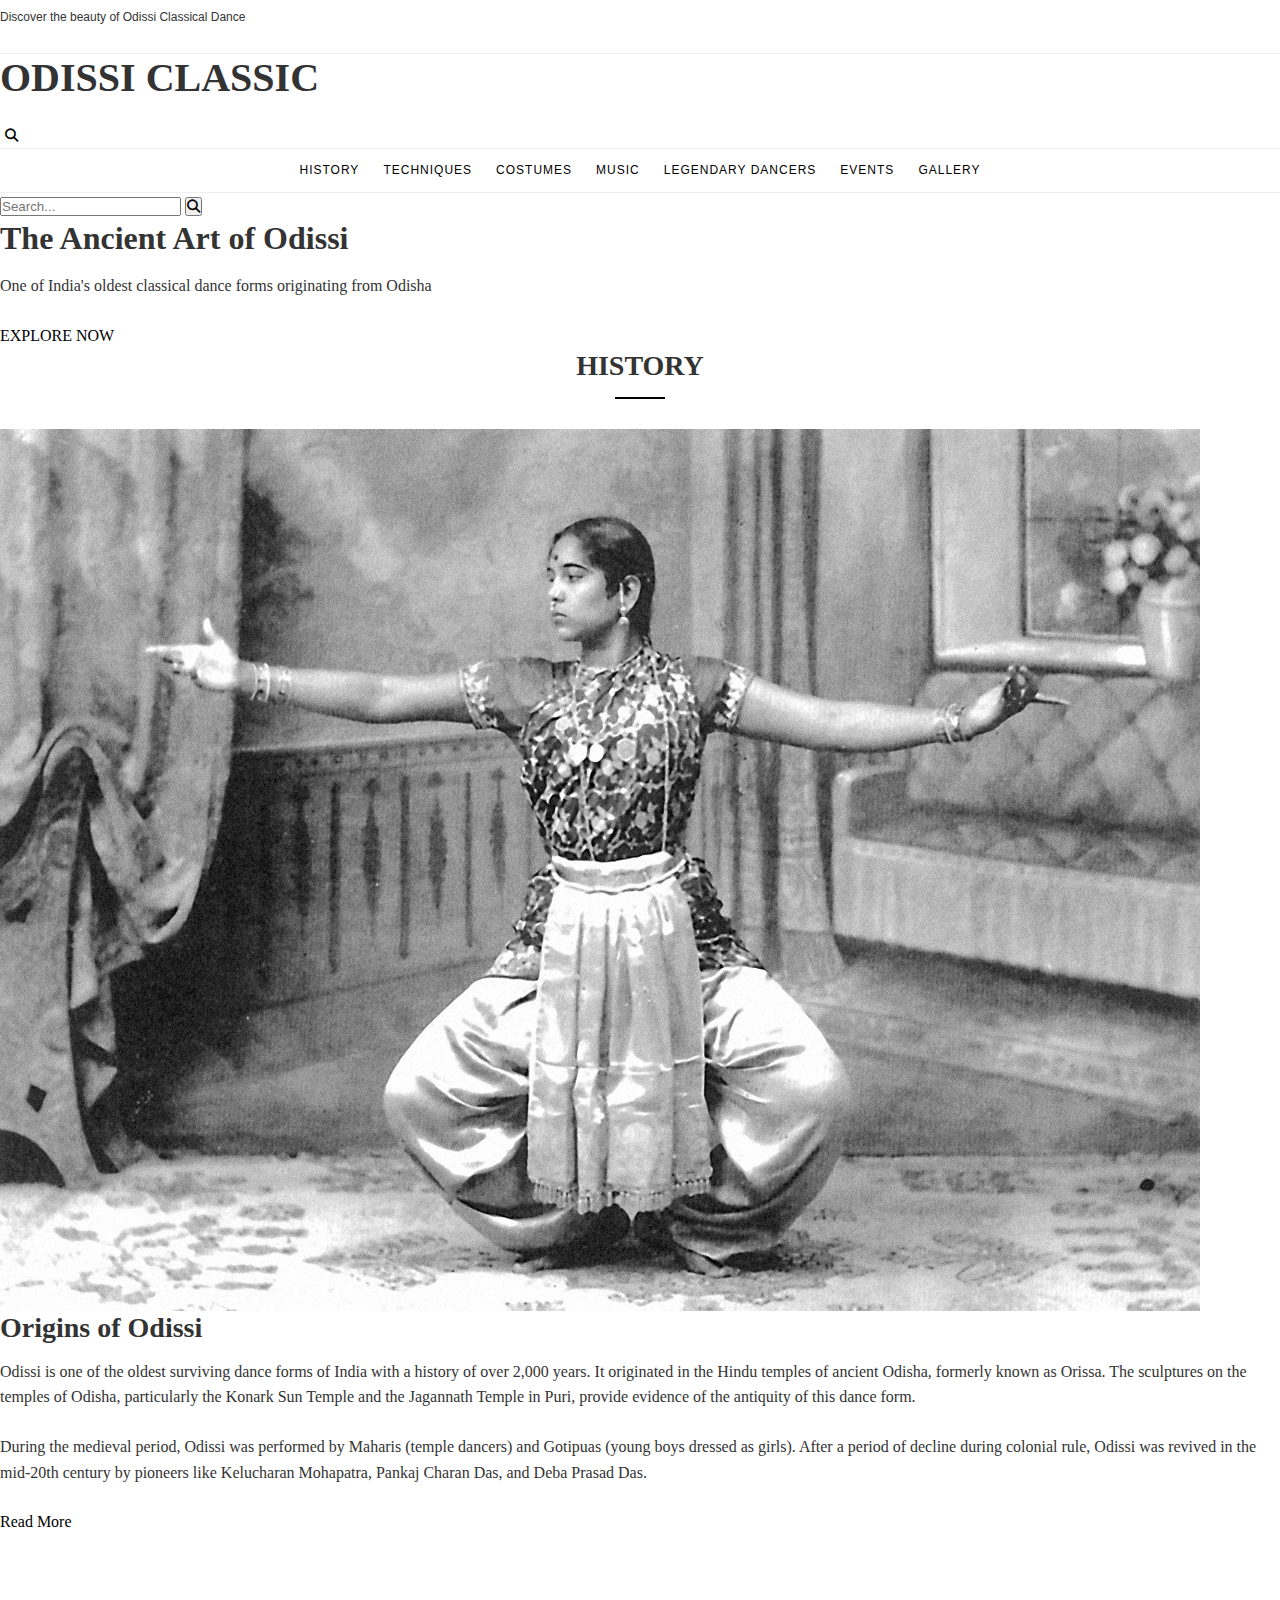
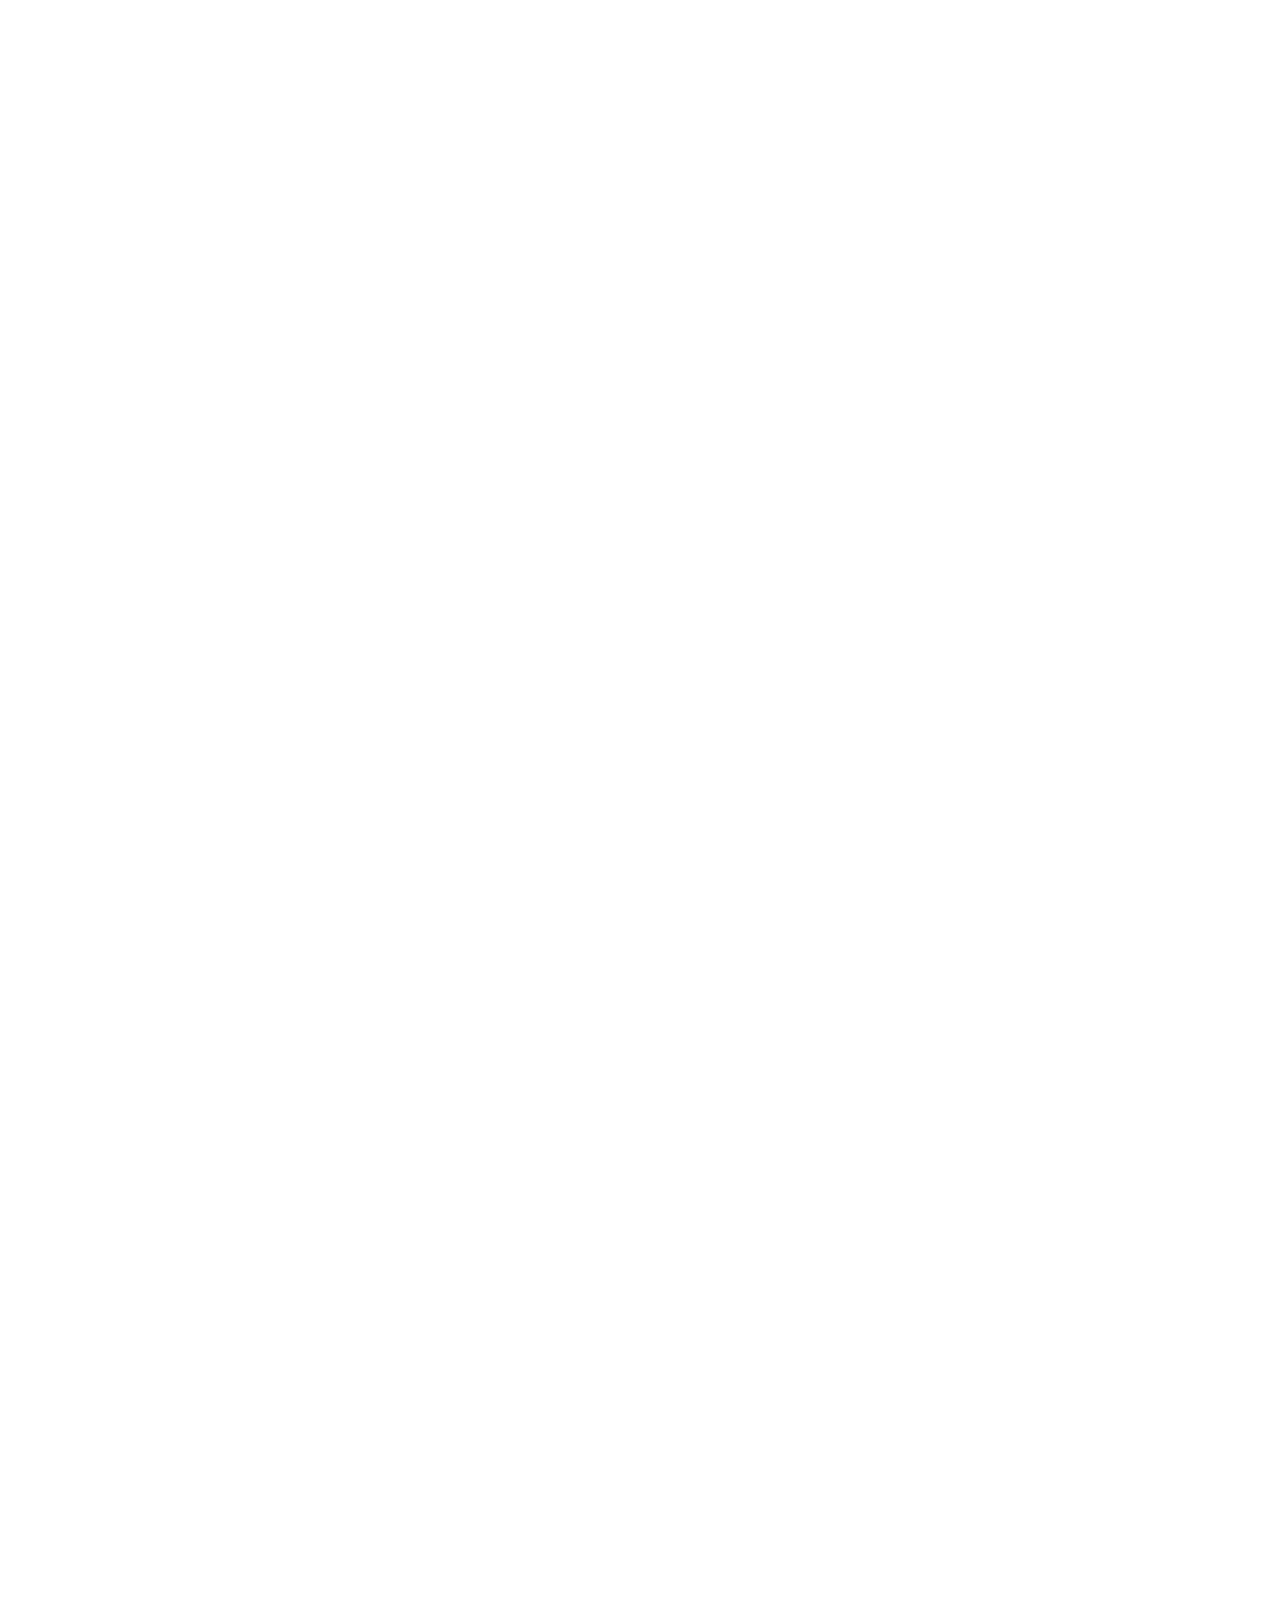
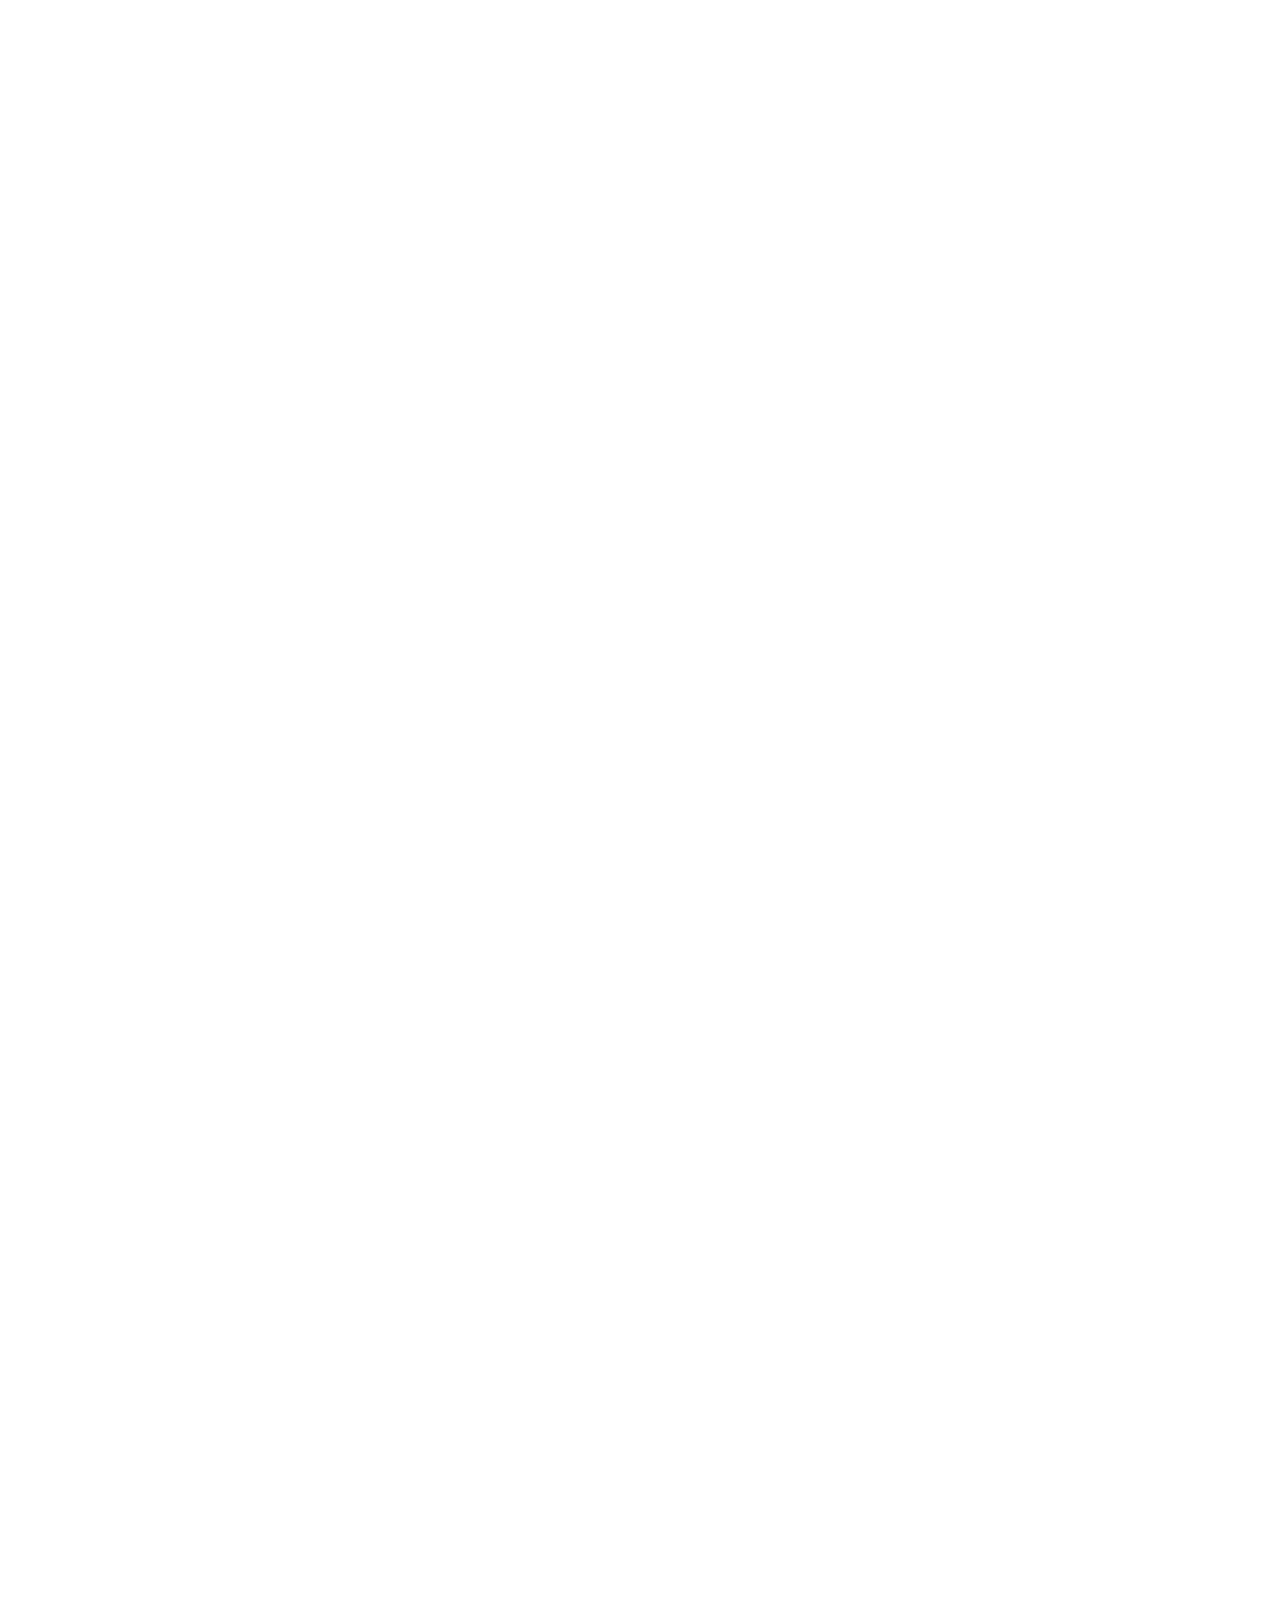
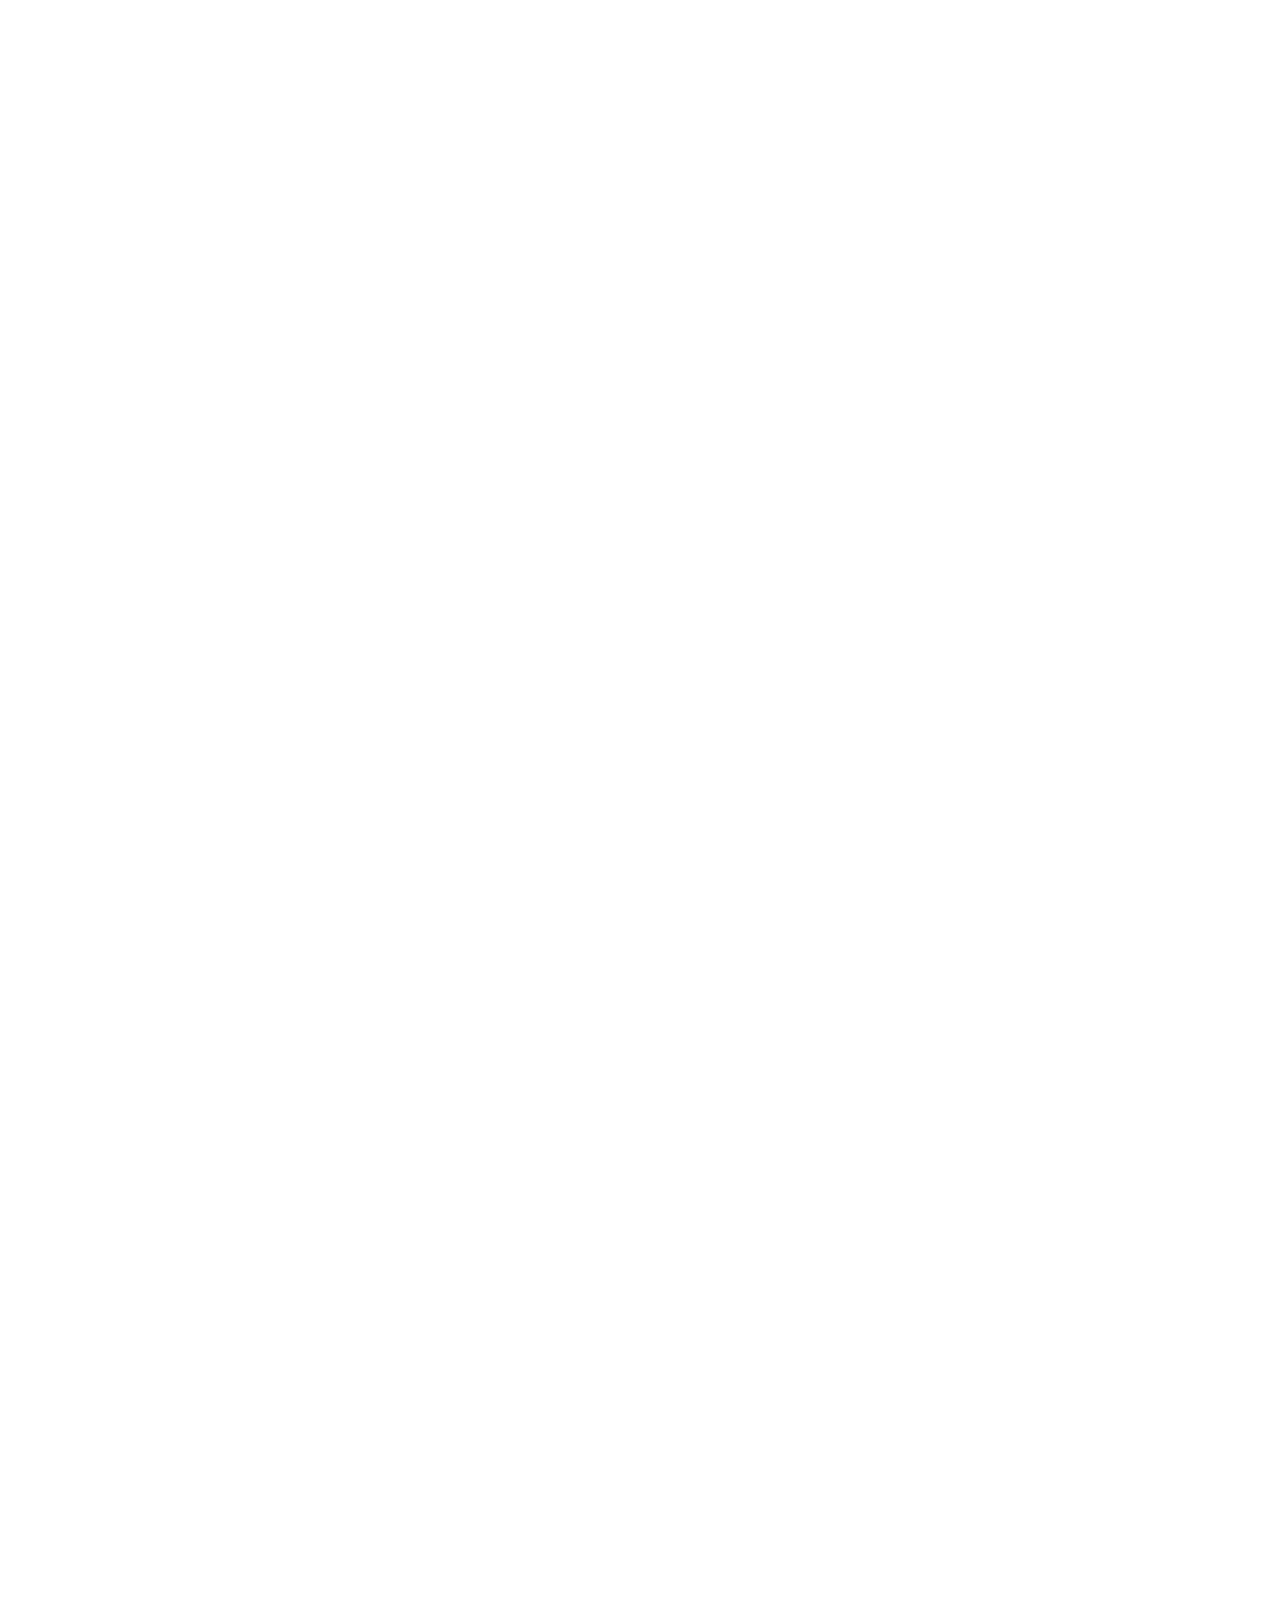
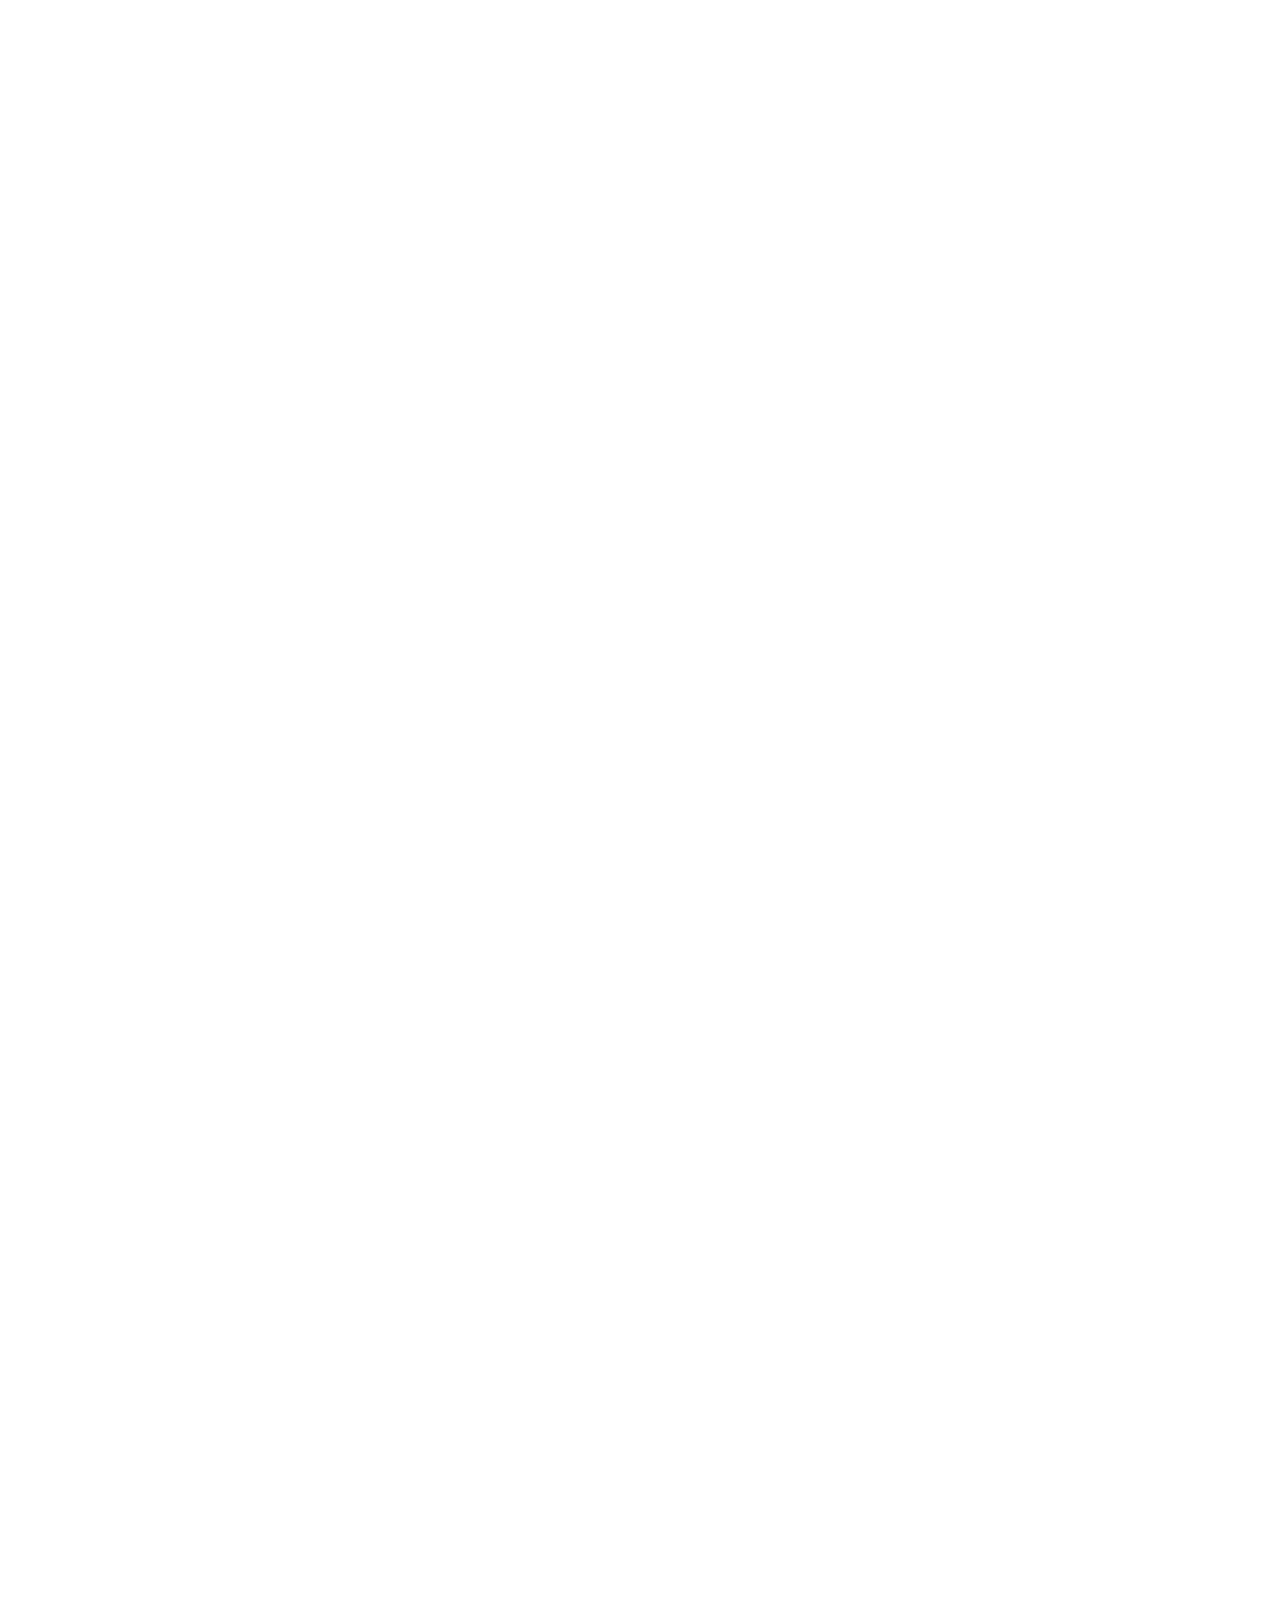
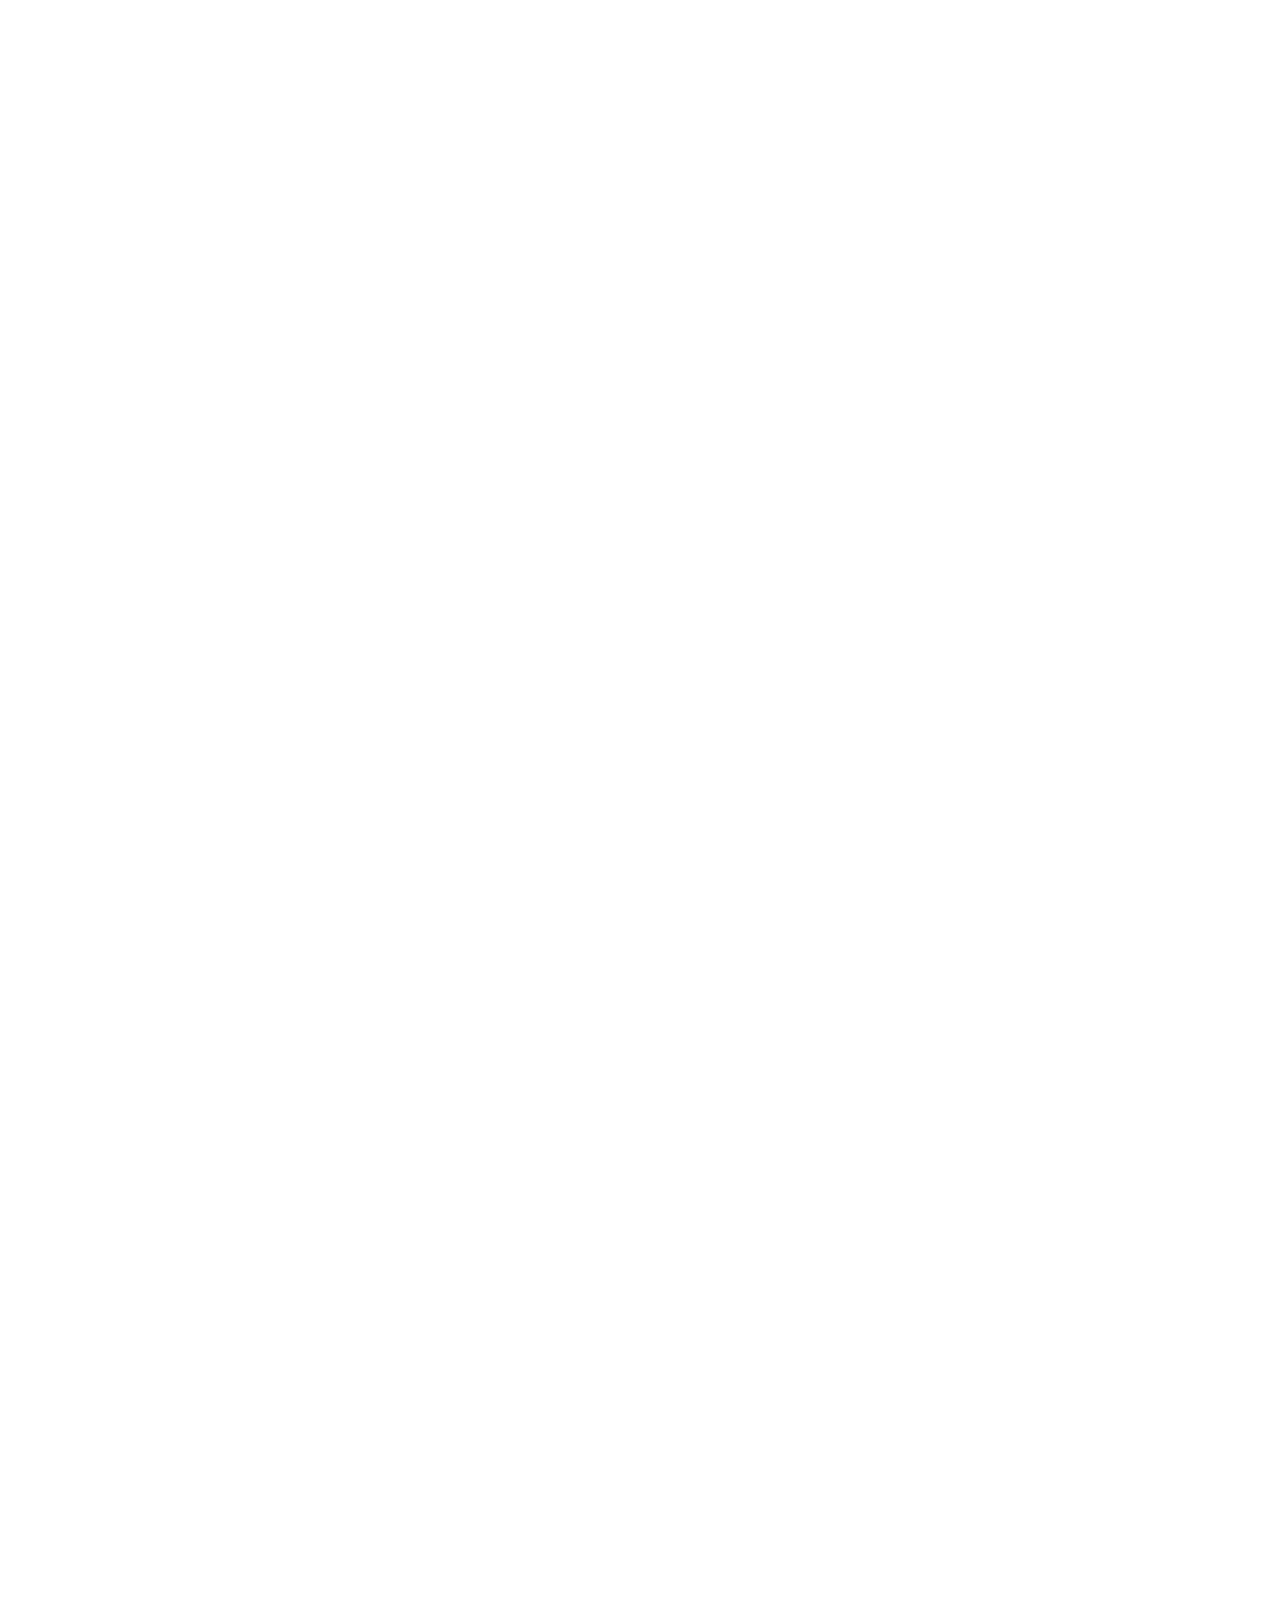
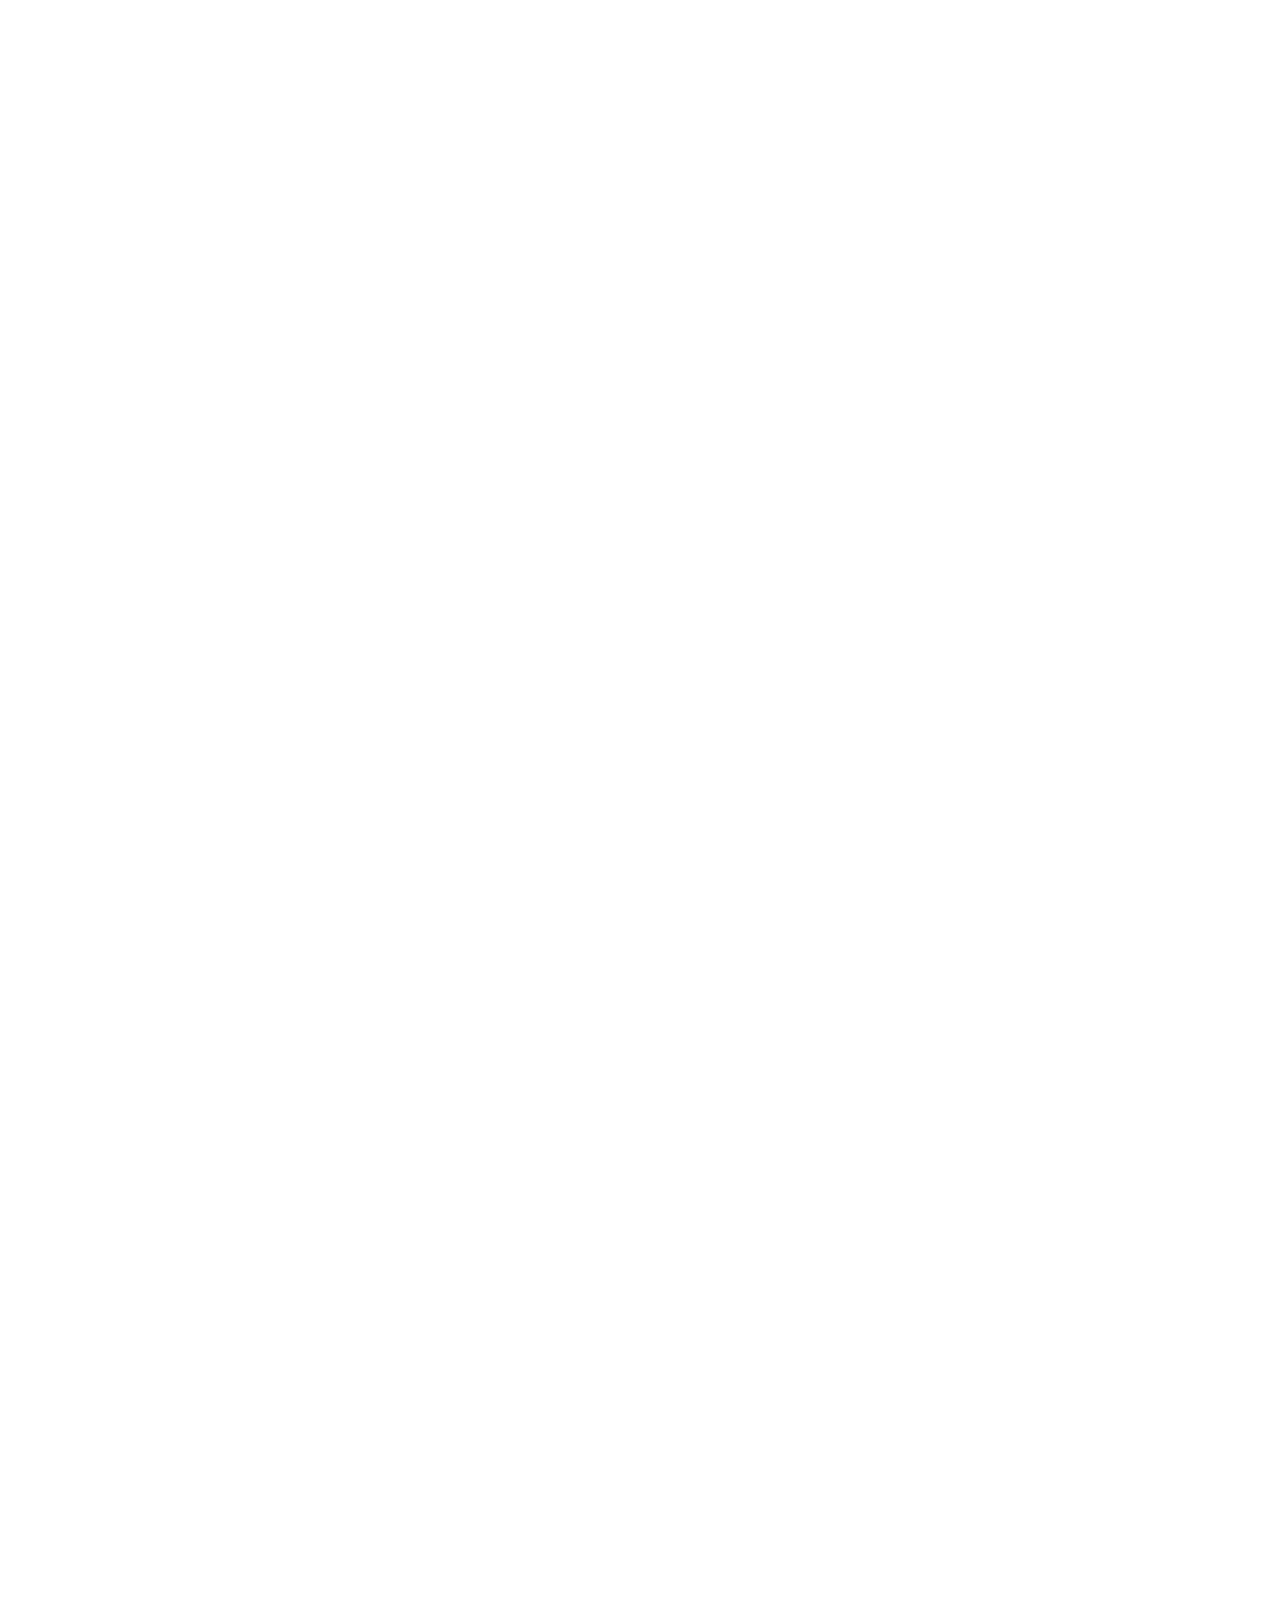
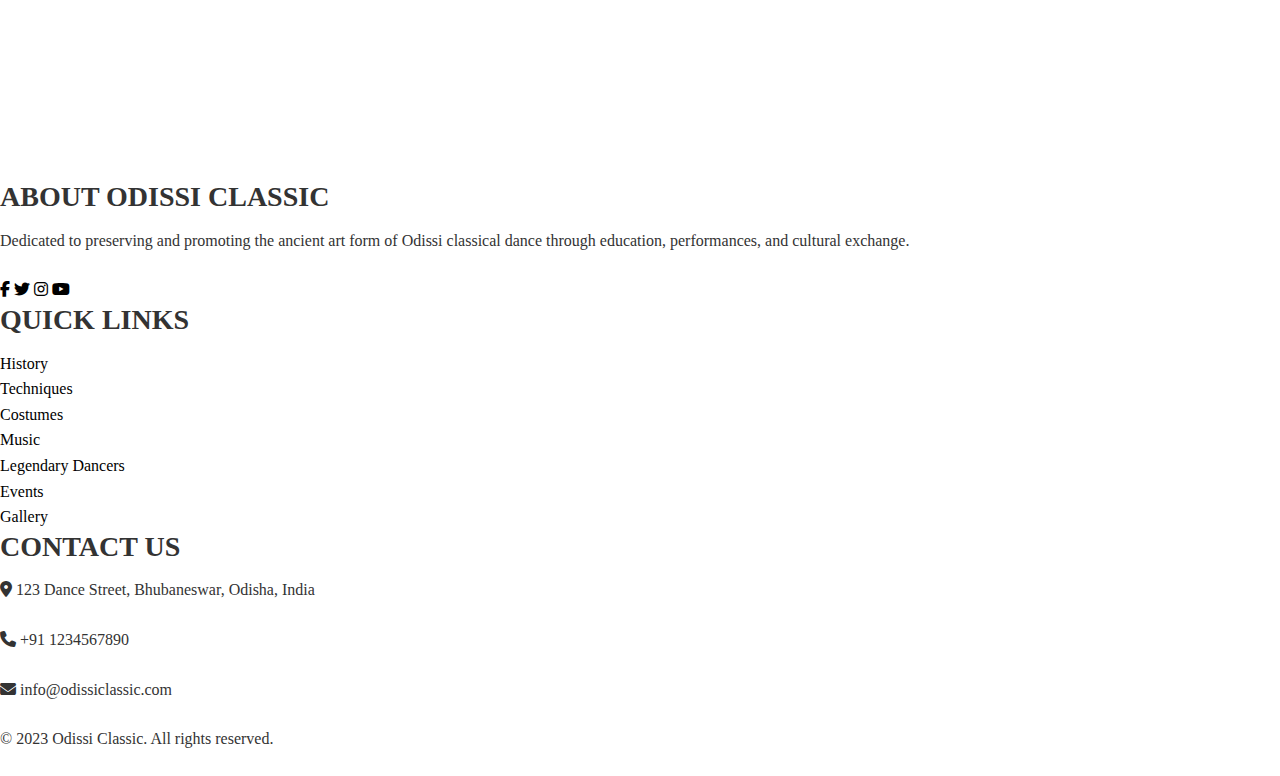
<file: index.html>
<!DOCTYPE html>
<html lang="en">
<head>
    <meta charset="UTF-8">
    <meta name="viewport" content="width=device-width, initial-scale=1.0">
    <title>Odissi Classic - Classical Indian Dance</title>
    <link rel="stylesheet" href="style.css">
    <link rel="stylesheet" href="https://cdnjs.cloudflare.com/ajax/libs/font-awesome/6.4.0/css/all.min.css">
    <link href="https://fonts.googleapis.com/css2?family=Playfair+Display:wght@400;700&family=Roboto:wght@300;400;500&display=swap" rel="stylesheet">
</head>
<body>
    <header>
        <div class="announcement-bar">
            <p>Discover the beauty of Odissi Classical Dance</p>
        </div>
        
        <div class="main-header">
            <div class="logo">
                <h1>ODISSI CLASSIC</h1>
            </div>
            
            <div class="header-controls">
                <button class="search-toggle"><i class="fas fa-search"></i></button>
                <button class="menu-toggle"><i class="fas fa-bars"></i></button>
            </div>
        </div>
        
        <nav class="main-navigation">
            <ul>
                <li><a href="#history">History</a></li>
                <li><a href="#techniques">Techniques</a></li>
                <li><a href="#costumes">Costumes</a></li>
                <li><a href="#music">Music</a></li>
                <li><a href="#legends">Legendary Dancers</a></li>
                <li><a href="#events">Events</a></li>
                <li><a href="#gallery">Gallery</a></li>
            </ul>
        </nav>
        
        <div class="search-form">
            <form>
                <input type="text" placeholder="Search...">
                <button type="submit"><i class="fas fa-search"></i></button>
            </form>
        </div>
    </header>

    <div class="featured-banner">
        <div class="banner-content">
            <h2>The Ancient Art of Odissi</h2>
            <p>One of India's oldest classical dance forms originating from Odisha</p>
            <a href="#history" class="btn">EXPLORE NOW</a>
        </div>
    </div>

    <main class="content-area">
        <div class="main-content">
            <section id="history" class="content-section">
                <h2 class="section-title">HISTORY</h2>
                <div class="section-content">
                    <div class="image-container">
                        <img src="Balasaraswati-Madras-1934.jpg" alt="Historical Odissi Dance">
                    </div>
                    <div class="text-content">
                        <h3>Origins of Odissi</h3>
                        <p>Odissi is one of the oldest surviving dance forms of India with a history of over 2,000 years. It originated in the Hindu temples of ancient Odisha, formerly known as Orissa. The sculptures on the temples of Odisha, particularly the Konark Sun Temple and the Jagannath Temple in Puri, provide evidence of the antiquity of this dance form.</p>
                        <p>During the medieval period, Odissi was performed by Maharis (temple dancers) and Gotipuas (young boys dressed as girls). After a period of decline during colonial rule, Odissi was revived in the mid-20th century by pioneers like Kelucharan Mohapatra, Pankaj Charan Das, and Deba Prasad Das.</p>
                        <a href="#" class="read-more">Read More</a>
                    </div>
                </div>
            </section>

            <section id="techniques" class="content-section">
                <h2 class="section-title">TECHNIQUES</h2>
                <div class="section-content">
                    <div class="text-content">
                        <h3>The Unique Postures of Odissi</h3>
                        <p>Odissi is characterized by its unique postures called 'Tribhangi' (three-fold bend) and 'Chouka' (square stance). The dance form employs both abstract (Nritta) and expressive (Abhinaya) elements.</p>
                        <p>The basic units of Odissi dance include:</p>
                        <ul>
                            <li><strong>Bhumi Pranam:</strong> Salutation to Mother Earth</li>
                            <li><strong>Mangalacharan:</strong> Invocation to deities</li>
                            <li><strong>Batu/Battu Nrutya:</strong> Pure dance</li>
                            <li><strong>Pallavi:</strong> Graceful movements with musical elaboration</li>
                            <li><strong>Abhinaya:</strong> Expressional dance</li>
                            <li><strong>Moksha:</strong> Liberation, the concluding item</li>
                        </ul>
                        <a href="#" class="read-more">Read More</a>
                    </div>
                    <div class="image-container">
                        <img src="DSC_4583-1.webp" alt="Odissi Dance Techniques">
                    </div>
                </div>
            </section>

            <section id="costumes" class="content-section">
                <h2 class="section-title">COSTUMES</h2>
                <div class="section-content">
                    <div class="image-container">
                        <img src="DSC_4616-1.webp" alt="Odissi Costumes">
                    </div>
                    <div class="text-content">
                        <h3>Traditional Attire</h3>
                        <p>The traditional Odissi costume is elaborate and distinctive. Female dancers wear a silk sari draped in a unique style called 'Kachha' or 'Seedha Pallu'. The fabric is richly embroidered with traditional designs, often depicting scenes from mythology.</p>
                        <p>Key elements of the costume include:</p>
                        <ul>
                            <li><strong>Silver jewelry:</strong> Elaborate headpiece, necklaces, earrings, armlets, and anklets</li>
                            <li><strong>Tahia:</strong> Crown-like headgear</li>
                            <li><strong>Alta:</strong> Red dye applied to the feet</li>
                            <li><strong>Ghungroo:</strong> Ankle bells</li>
                        </ul>
                        <a href="#" class="read-more">Read More</a>
                    </div>
                </div>
            </section>

            <section id="legends" class="content-section">
                <h2 class="section-title">LEGENDARY DANCERS</h2>
                <div class="legends-grid">
                    <div class="legend-card">
                        <img src="Indrani_John-Lindquist_1960-scaled.jpg" alt="Legendary Dancer">
                        <h3>Kelucharan Mohapatra</h3>
                        <p>Padma Vibhushan awardee who played a crucial role in the revival of Odissi dance in the 20th century.</p>
                    </div>
                    <div class="legend-card">
                        <img src="Maryam-BW-scaled.jpg" alt="Legendary Dancer">
                        <h3>Sanjukta Panigrahi</h3>
                        <p>First Odia woman to embrace Odissi as a profession and internationally acclaimed performer.</p>
                    </div>
                    <div class="legend-card">
                        <img src="03-MT-17.jpg" alt="Legendary Dancer">
                        <h3>Kumkum Mohanty</h3>
                        <p>Renowned dancer who established the Odissi Research Centre for the preservation of the dance form.</p>
                    </div>
                </div>
            </section>
        </div>

        <aside class="sidebar">
            <div class="sidebar-section events">
                <h3>UPCOMING EVENTS</h3>
                <div class="event-item">
                    <div class="event-date">
                        <span class="day">15</span>
                        <span class="month">JUN</span>
                    </div>
                    <div class="event-details">
                        <h4>Odissi International Festival</h4>
                        <p>New Delhi, India</p>
                    </div>
                </div>
                <div class="event-item">
                    <div class="event-date">
                        <span class="day">22</span>
                        <span class="month">JUL</span>
                    </div>
                    <div class="event-details">
                        <h4>Classical Dance Workshop</h4>
                        <p>Mumbai, India</p>
                    </div>
                </div>
                <div class="event-item">
                    <div class="event-date">
                        <span class="day">10</span>
                        <span class="month">AUG</span>
                    </div>
                    <div class="event-details">
                        <h4>Guru Purnima Celebrations</h4>
                        <p>Bhubaneswar, Odisha</p>
                    </div>
                </div>
            </div>

            <div class="sidebar-section gallery-preview">
                <h3>GALLERY HIGHLIGHTS</h3>
                <div class="gallery-grid">
                    <img src="images.jpeg" alt="Odissi Dance">
                    <img src="images (1).jpeg" alt="Odissi Performance">
                    <img src="ce7574b2ac2ec13e7a8c8c6c253109b6.jpeg" alt="Odissi Dancer">
                    <img src="5ff05a68-6290-4db8-96e2-7d8d12c1edf4_rw_1200.jpeg" alt="Odissi Pose">
                </div>
                <a href="#gallery" class="view-all">View All Photos</a>
            </div>

            <div class="sidebar-section subscribe">
                <h3>STAY UPDATED</h3>
                <p>Subscribe to our newsletter for the latest events and articles</p>
                <form class="subscribe-form">
                    <input type="email" placeholder="Your Email Address">
                    <button type="submit" class="btn">SUBSCRIBE</button>
                </form>
            </div>
        </aside>
    </main>

    <footer>
        <div class="footer-content">
            <div class="footer-section about">
                <h3>ABOUT ODISSI CLASSIC</h3>
                <p>Dedicated to preserving and promoting the ancient art form of Odissi classical dance through education, performances, and cultural exchange.</p>
                <div class="social-links">
                    <a href="#"><i class="fab fa-facebook-f"></i></a>
                    <a href="#"><i class="fab fa-twitter"></i></a>
                    <a href="#"><i class="fab fa-instagram"></i></a>
                    <a href="#"><i class="fab fa-youtube"></i></a>
                </div>
            </div>

            <div class="footer-section links">
                <h3>QUICK LINKS</h3>
                <ul>
                    <li><a href="#history">History</a></li>
                    <li><a href="#techniques">Techniques</a></li>
                    <li><a href="#costumes">Costumes</a></li>
                    <li><a href="#music">Music</a></li>
                    <li><a href="#legends">Legendary Dancers</a></li>
                    <li><a href="#events">Events</a></li>
                    <li><a href="#gallery">Gallery</a></li>
                </ul>
            </div>

            <div class="footer-section contact">
                <h3>CONTACT US</h3>
                <p><i class="fas fa-map-marker-alt"></i> 123 Dance Street, Bhubaneswar, Odisha, India</p>
                <p><i class="fas fa-phone"></i> +91 1234567890</p>
                <p><i class="fas fa-envelope"></i> info@odissiclassic.com</p>
            </div>
        </div>

        <div class="footer-bottom">
            <p>&copy; 2023 Odissi Classic. All rights reserved.</p>
        </div>
    </footer>

    <script src="script.js"></script>
</body>
</html>
</file>
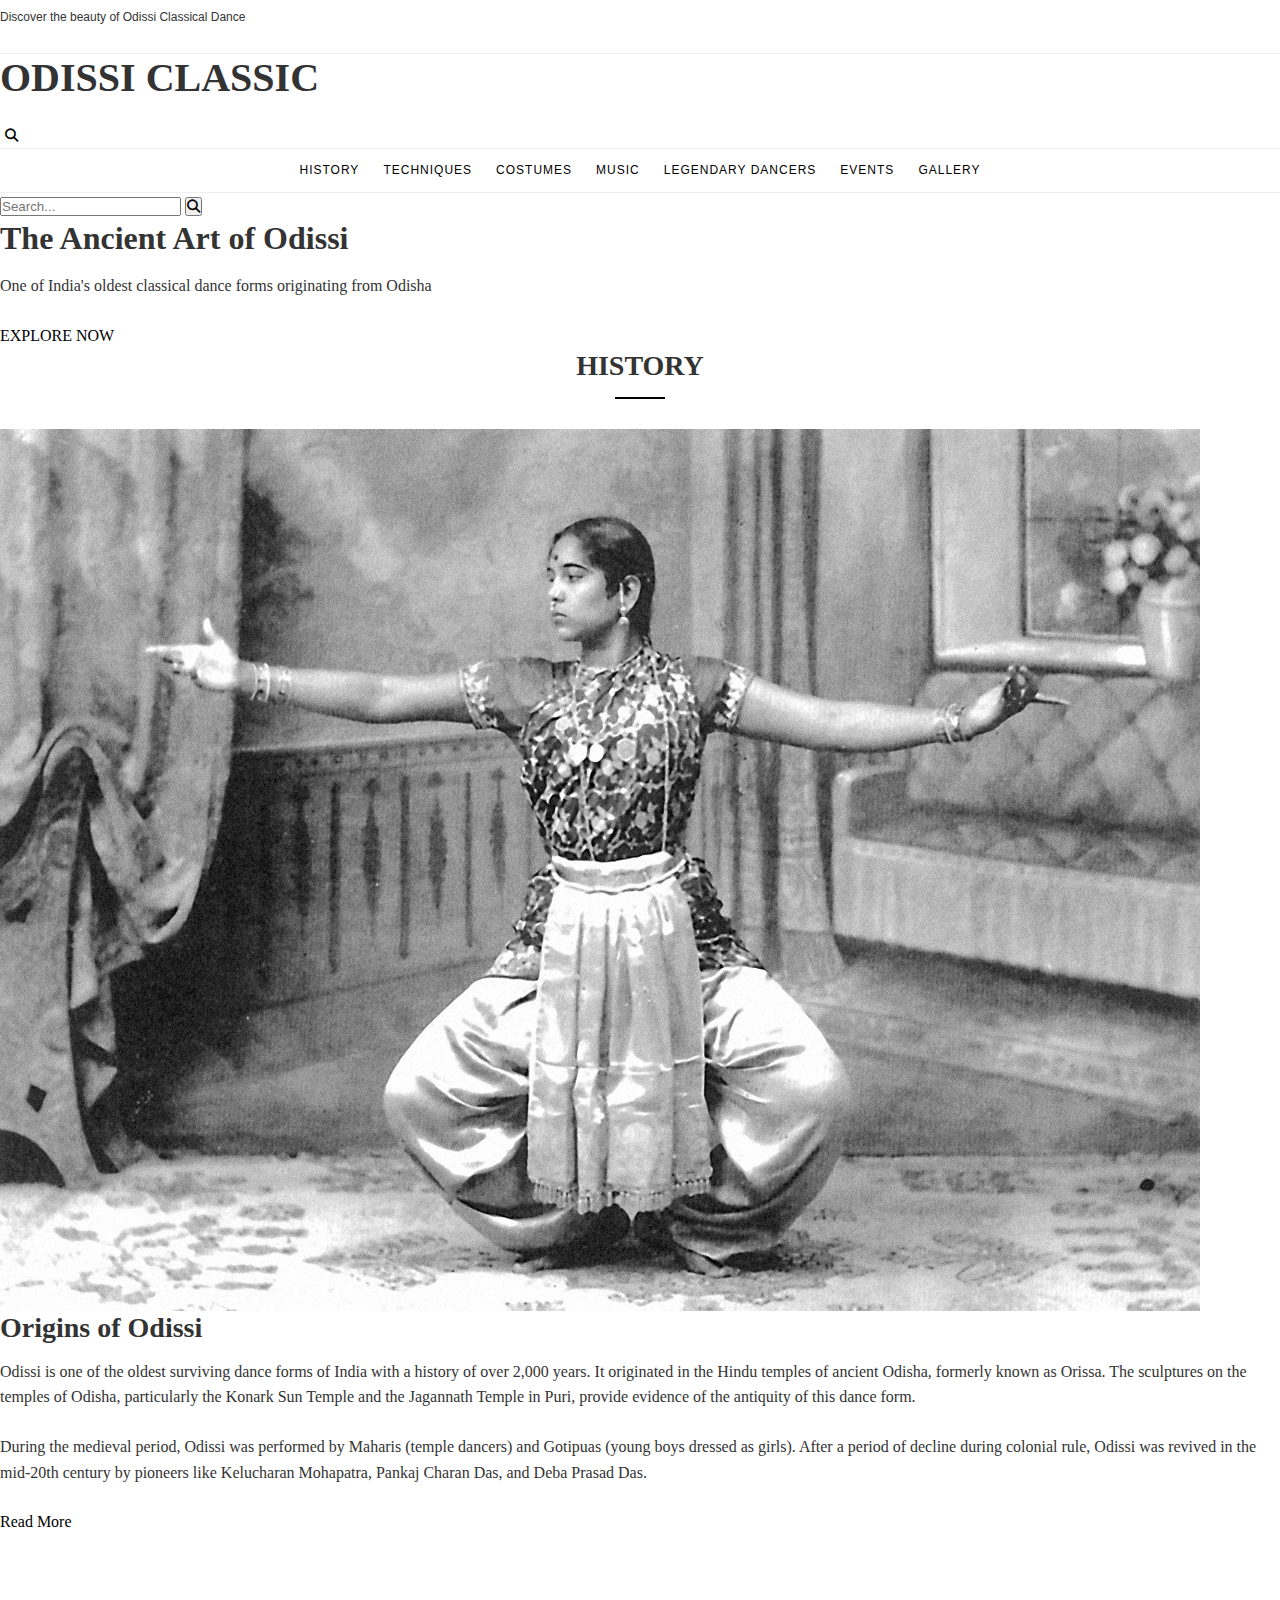
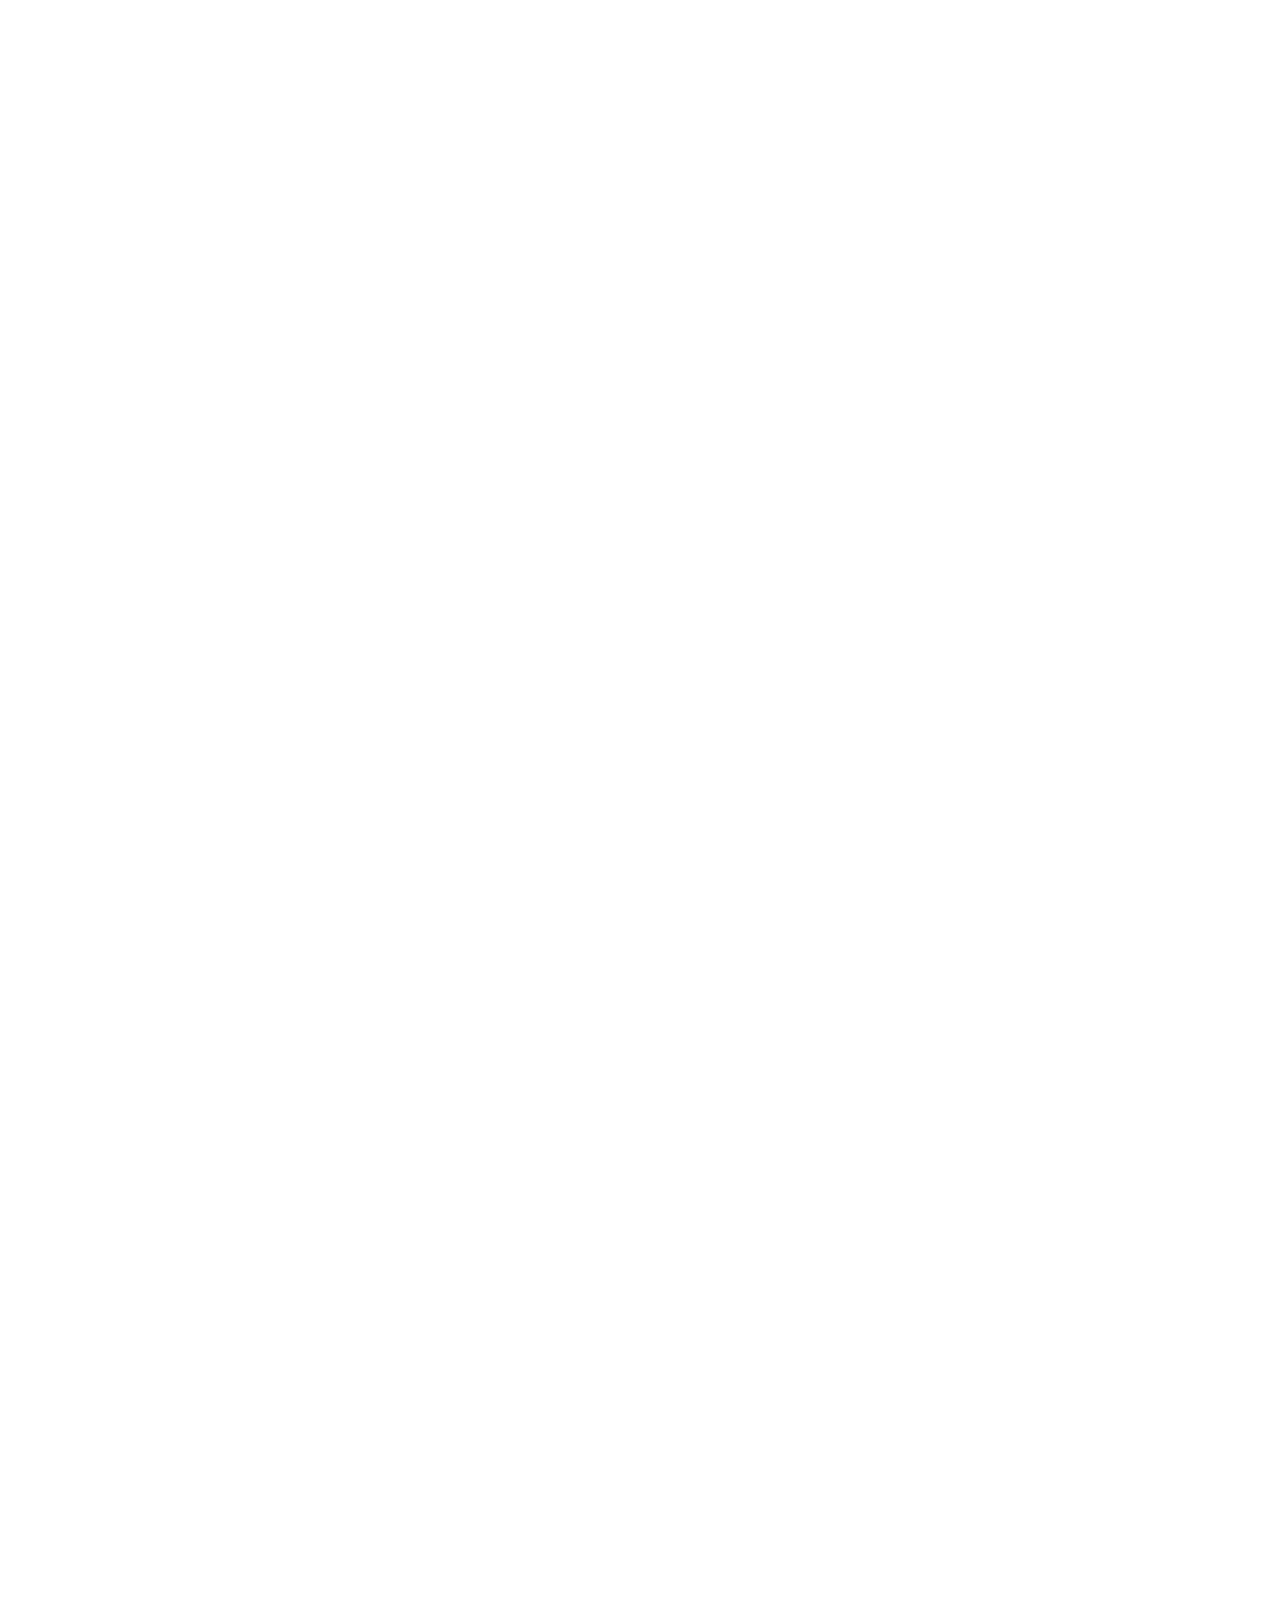
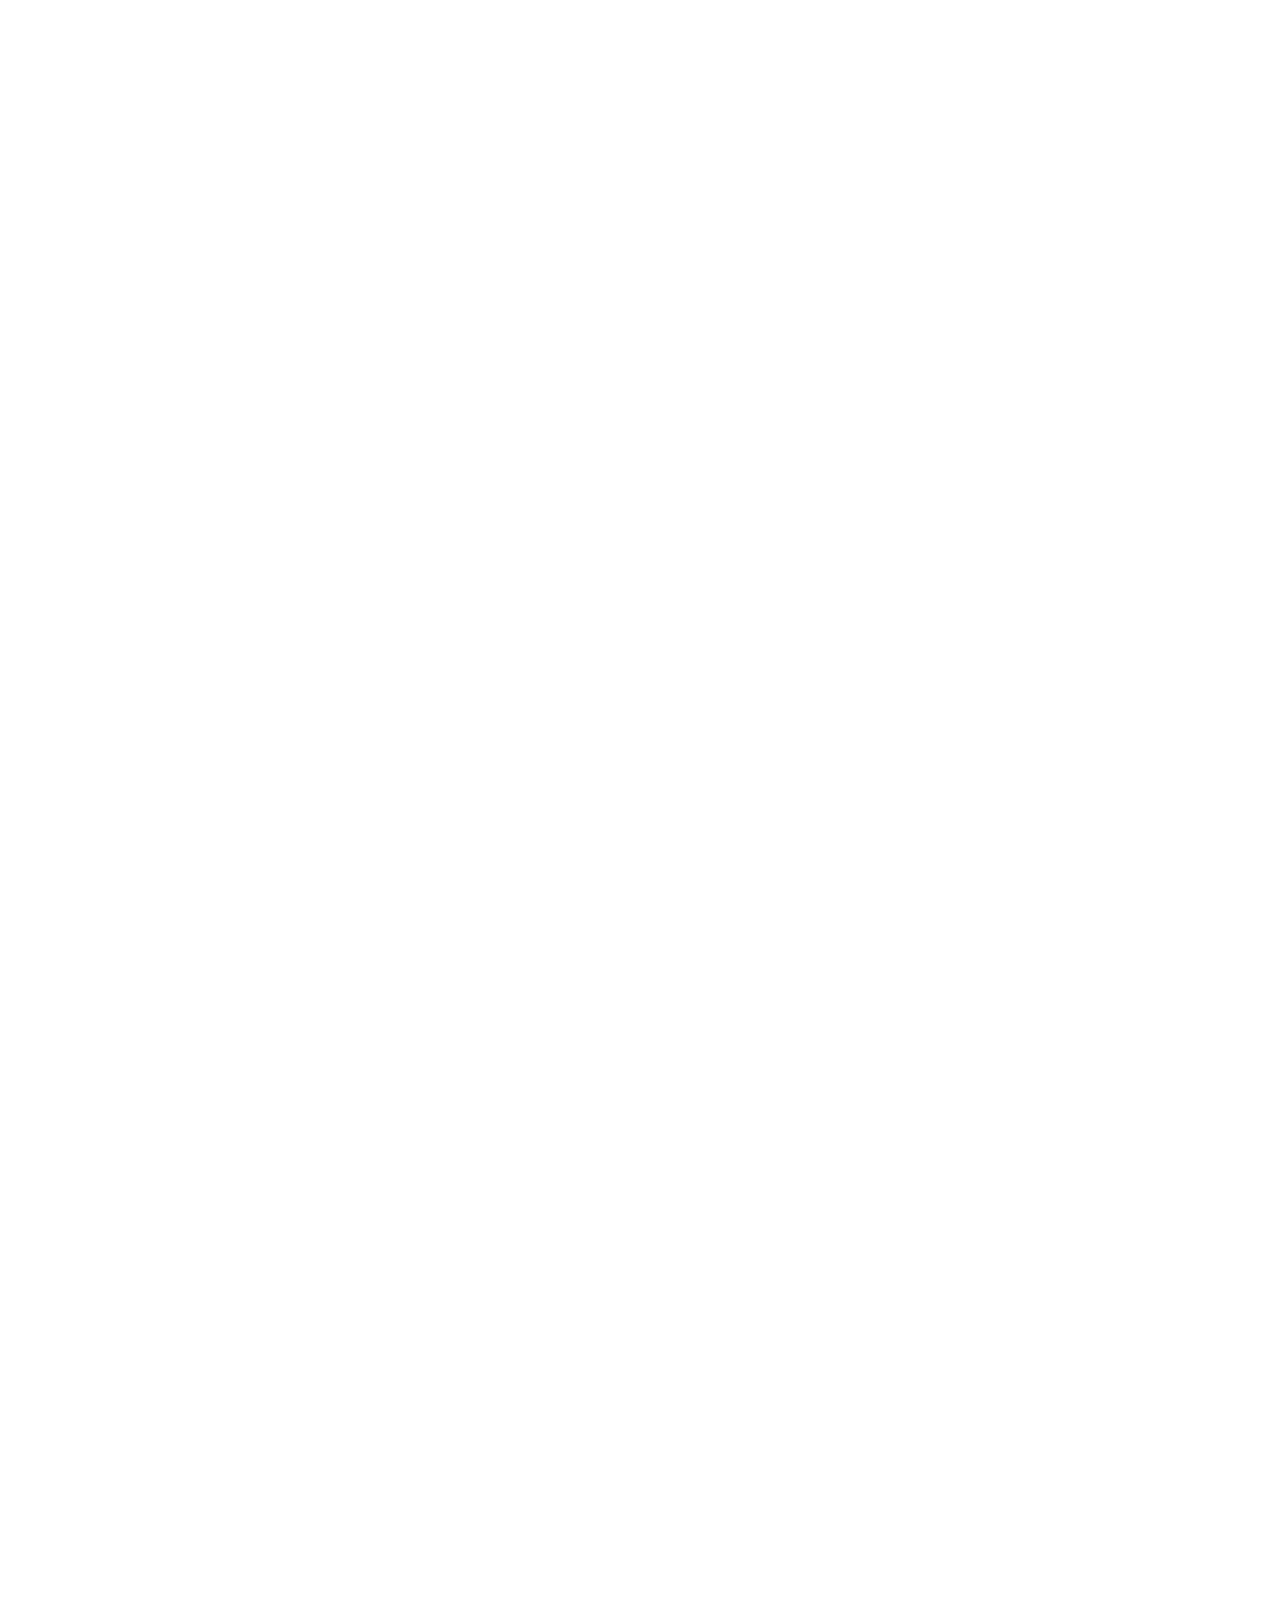
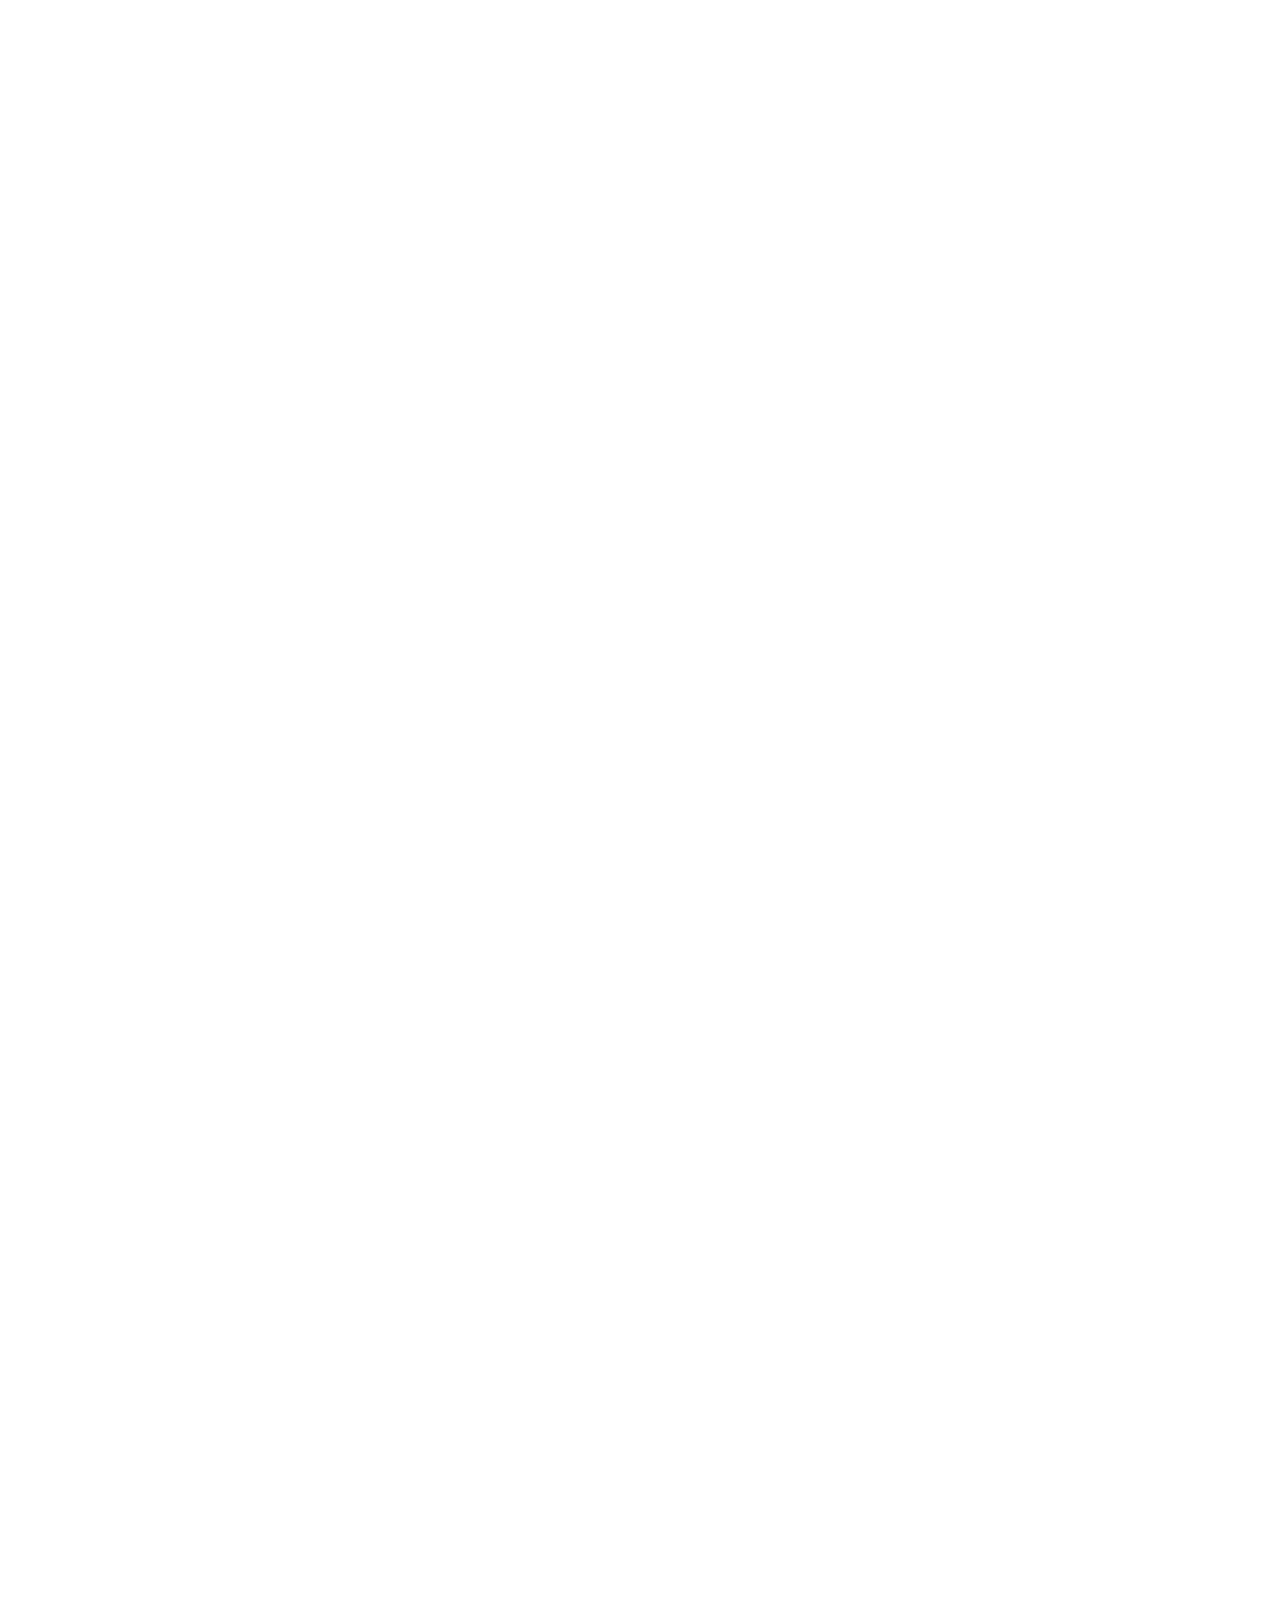
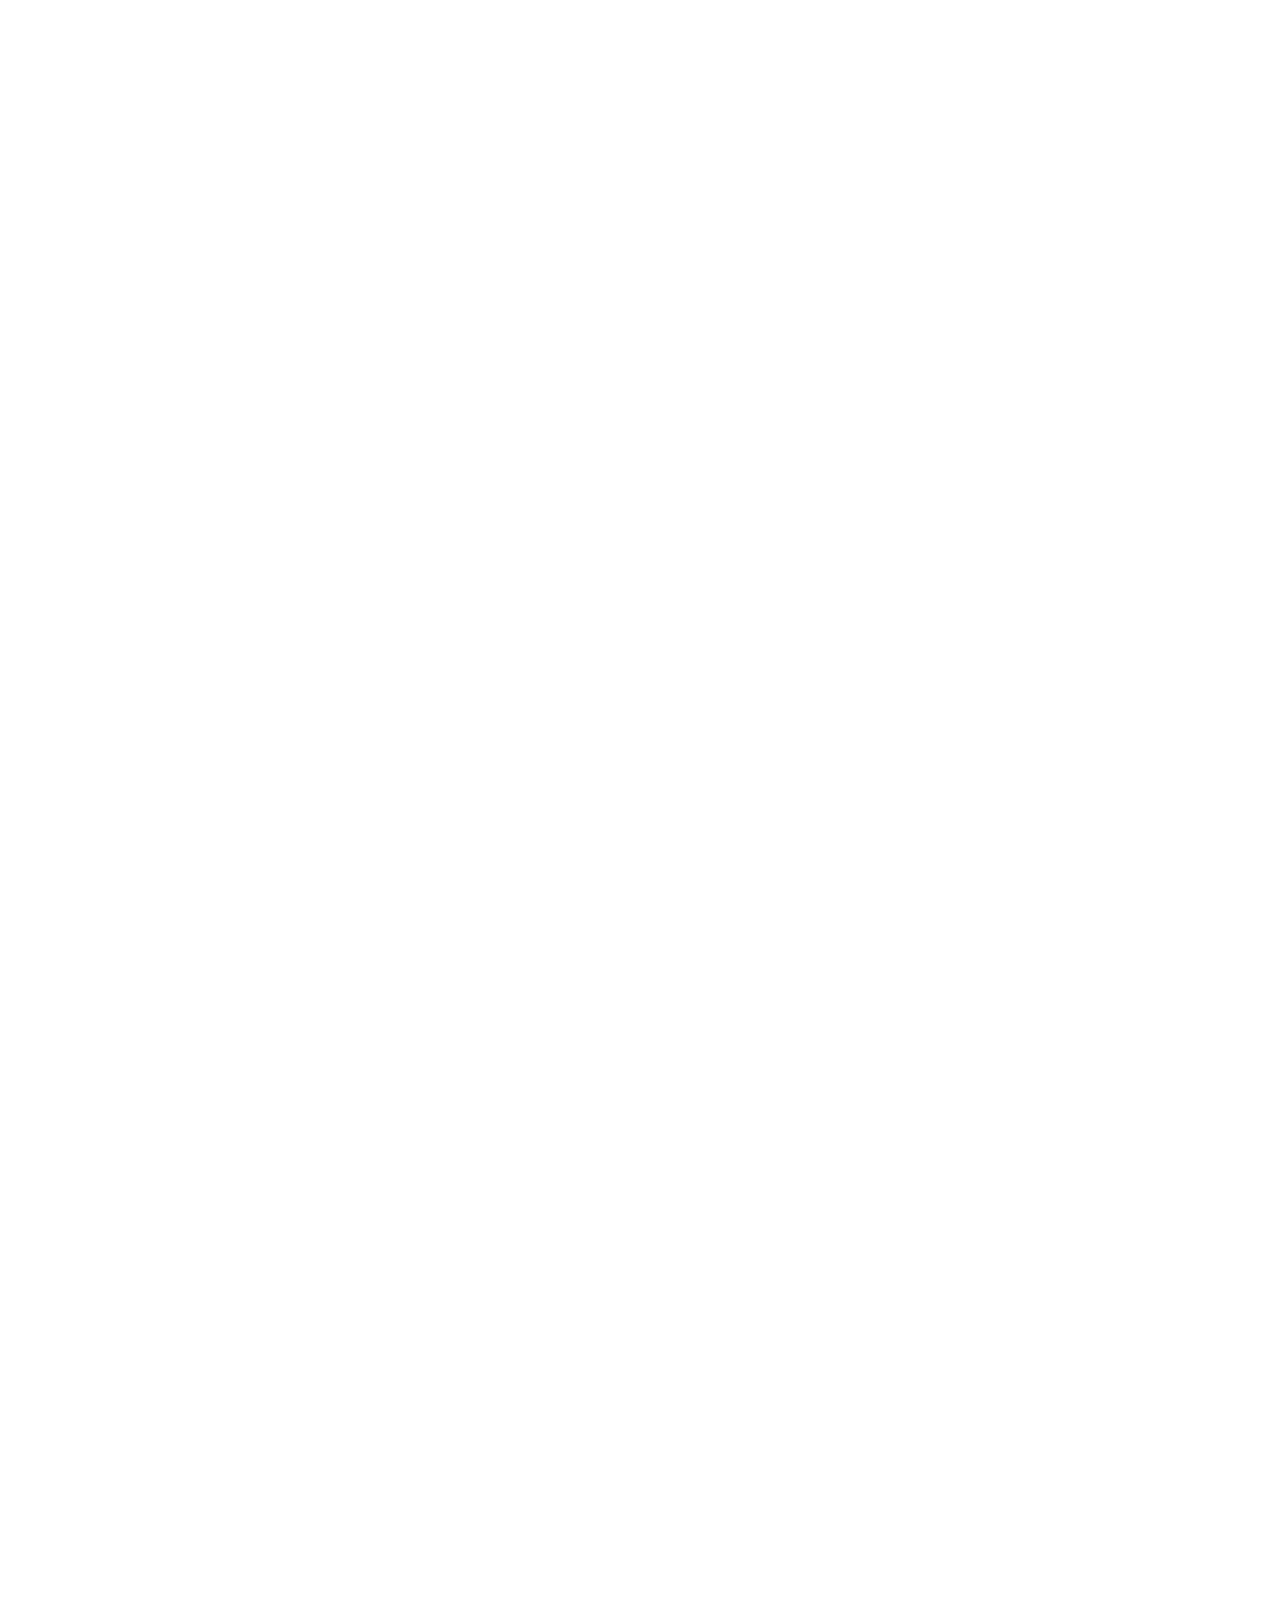
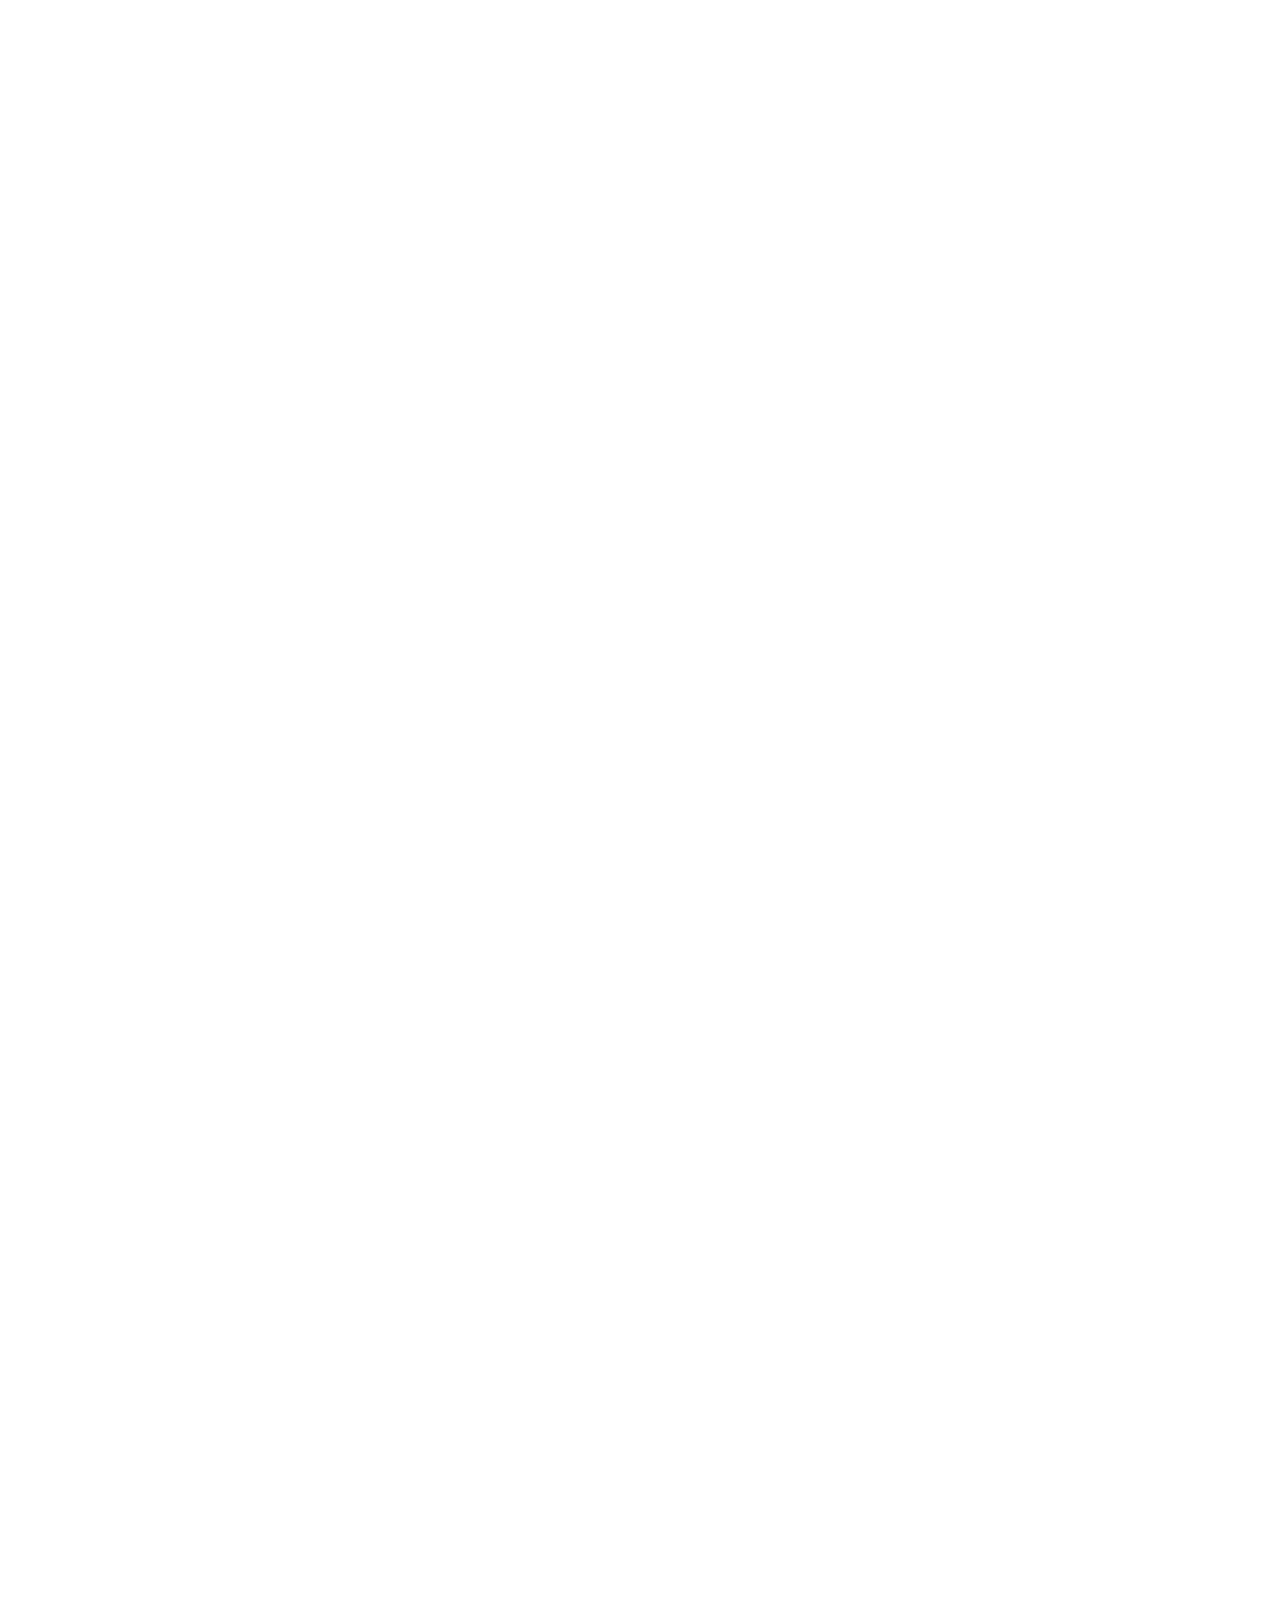
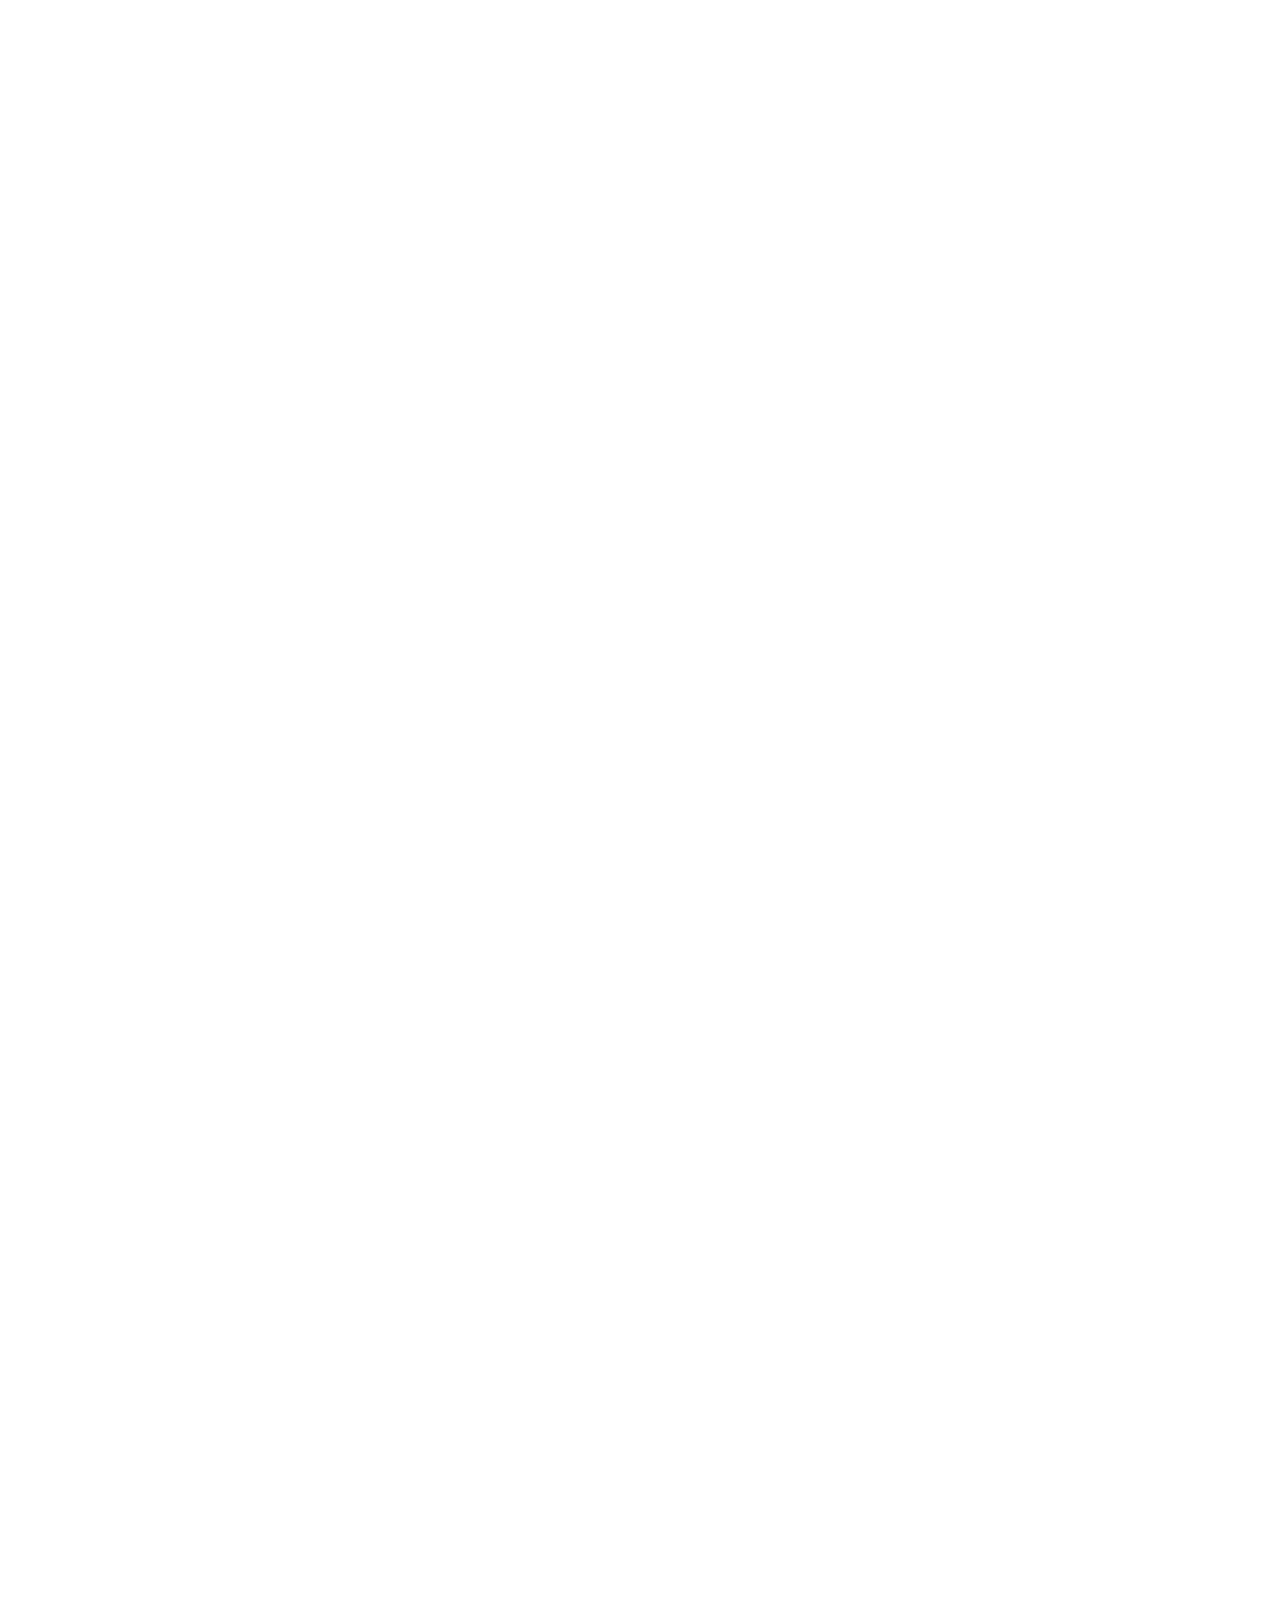
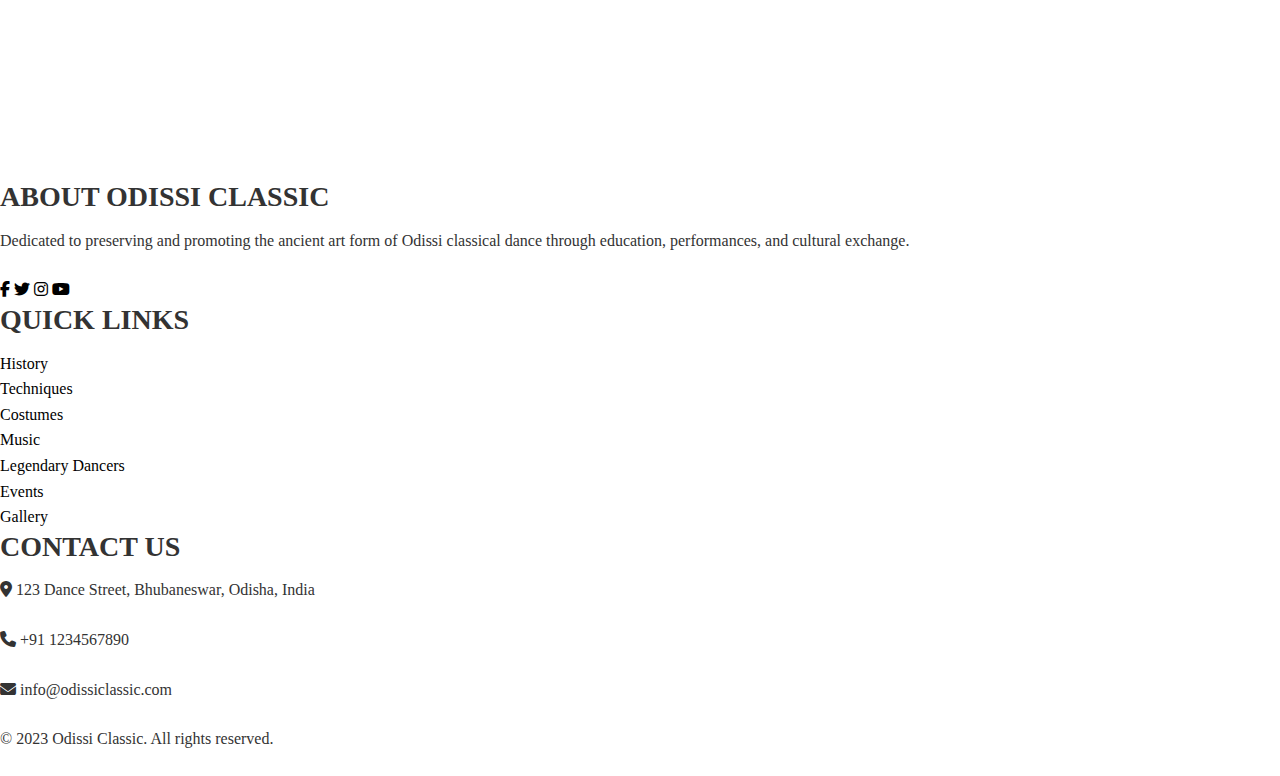
<file: index-1.html>
<!DOCTYPE html>
<html lang="en">
<head>
    <meta charset="UTF-8">
    <meta name="viewport" content="width=device-width, initial-scale=1.0">
    <title>Odissi Classic - Classical Indian Dance</title>
    <link rel="stylesheet" href="style.css">
    <link rel="stylesheet" href="https://cdnjs.cloudflare.com/ajax/libs/font-awesome/6.4.0/css/all.min.css">
    <link href="https://fonts.googleapis.com/css2?family=Playfair+Display:wght@400;700&family=Roboto:wght@300;400;500&display=swap" rel="stylesheet">
</head>
<body>
    <header>
        <div class="announcement-bar">
            <p>Discover the beauty of Odissi Classical Dance</p>
        </div>
        
        <div class="main-header">
            <div class="logo-container">
                <h1 class="logo">ODISSI CLASSIC</h1>
            </div>
            
            <div class="header-controls">
                <button class="search-toggle"><i class="fas fa-search"></i></button>
                <button class="menu-toggle"><i class="fas fa-bars"></i></button>
            </div>
        </div>
        
        <nav class="main-navigation">
            <ul>
                <li><a href="#history">History</a></li>
                <li><a href="#techniques">Techniques</a></li>
                <li><a href="#costumes">Costumes</a></li>
                <li><a href="#music">Music</a></li>
                <li><a href="#legends">Legendary Dancers</a></li>
                <li><a href="#events">Events</a></li>
                <li><a href="#gallery">Gallery</a></li>
            </ul>
        </nav>
        
        <div class="search-form">
            <form>
                <input type="text" placeholder="Search...">
                <button type="submit"><i class="fas fa-search"></i></button>
            </form>
        </div>
    </header>

    <div class="featured-banner">
        <div class="banner-content">
            <h2>The Ancient Art of Odissi</h2>
            <p>One of India's oldest classical dance forms originating from Odisha</p>
            <a href="#history" class="btn">EXPLORE NOW</a>
        </div>
    </div>

    <main class="content-area">
        <div class="main-content">
            <section id="history" class="content-section">
                <h2 class="section-title">HISTORY</h2>
                <div class="section-content">
                    <div class="image-container">
                        <img src="Balasaraswati-Madras-1934.jpg" alt="Historical Odissi Dance">
                    </div>
                    <div class="text-content">
                        <h3>Origins of Odissi</h3>
                        <p>Odissi is one of the oldest surviving dance forms of India with a history of over 2,000 years. It originated in the Hindu temples of ancient Odisha, formerly known as Orissa. The sculptures on the temples of Odisha, particularly the Konark Sun Temple and the Jagannath Temple in Puri, provide evidence of the antiquity of this dance form.</p>
                        <p>During the medieval period, Odissi was performed by Maharis (temple dancers) and Gotipuas (young boys dressed as girls). After a period of decline during colonial rule, Odissi was revived in the mid-20th century by pioneers like Kelucharan Mohapatra, Pankaj Charan Das, and Deba Prasad Das.</p>
                        <a href="#" class="read-more">Read More</a>
                    </div>
                </div>
            </section>

            <section id="techniques" class="content-section">
                <h2 class="section-title">TECHNIQUES</h2>
                <div class="section-content">
                    <div class="text-content">
                        <h3>The Unique Postures of Odissi</h3>
                        <p>Odissi is characterized by its unique postures called 'Tribhangi' (three-fold bend) and 'Chouka' (square stance). The dance form employs both abstract (Nritta) and expressive (Abhinaya) elements.</p>
                        <p>The basic units of Odissi dance include:</p>
                        <ul>
                            <li><strong>Bhumi Pranam:</strong> Salutation to Mother Earth</li>
                            <li><strong>Mangalacharan:</strong> Invocation to deities</li>
                            <li><strong>Batu/Battu Nrutya:</strong> Pure dance</li>
                            <li><strong>Pallavi:</strong> Graceful movements with musical elaboration</li>
                            <li><strong>Abhinaya:</strong> Expressional dance</li>
                            <li><strong>Moksha:</strong> Liberation, the concluding item</li>
                        </ul>
                        <a href="#" class="read-more">Read More</a>
                    </div>
                    <div class="image-container">
                        <img src="DSC_4583-1.webp" alt="Odissi Dance Techniques">
                    </div>
                </div>
            </section>

            <section id="costumes" class="content-section">
                <h2 class="section-title">COSTUMES</h2>
                <div class="section-content">
                    <div class="image-container">
                        <img src="DSC_4616-1.webp" alt="Odissi Costumes">
                    </div>
                    <div class="text-content">
                        <h3>Traditional Attire</h3>
                        <p>The traditional Odissi costume is elaborate and distinctive. Female dancers wear a silk sari draped in a unique style called 'Kachha' or 'Seedha Pallu'. The fabric is richly embroidered with traditional designs, often depicting scenes from mythology.</p>
                        <p>Key elements of the costume include:</p>
                        <ul>
                            <li><strong>Silver jewelry:</strong> Elaborate headpiece, necklaces, earrings, armlets, and anklets</li>
                            <li><strong>Tahia:</strong> Crown-like headgear</li>
                            <li><strong>Alta:</strong> Red dye applied to the feet</li>
                            <li><strong>Ghungroo:</strong> Ankle bells</li>
                        </ul>
                        <a href="#" class="read-more">Read More</a>
                    </div>
                </div>
            </section>

            <section id="legends" class="content-section">
                <h2 class="section-title">LEGENDARY DANCERS</h2>
                <div class="legends-grid">
                    <div class="legend-card">
                        <img src="Indrani_John-Lindquist_1960-scaled.jpg" alt="Legendary Dancer">
                        <h3>Kelucharan Mohapatra</h3>
                        <p>Padma Vibhushan awardee who played a crucial role in the revival of Odissi dance in the 20th century.</p>
                    </div>
                    <div class="legend-card">
                        <img src="Maryam-BW-scaled.jpg" alt="Legendary Dancer">
                        <h3>Sanjukta Panigrahi</h3>
                        <p>First Odia woman to embrace Odissi as a profession and internationally acclaimed performer.</p>
                    </div>
                    <div class="legend-card">
                        <img src="03-MT-17.jpg" alt="Legendary Dancer">
                        <h3>Kumkum Mohanty</h3>
                        <p>Renowned dancer who established the Odissi Research Centre for the preservation of the dance form.</p>
                    </div>
                </div>
            </section>
        </div>

        <aside class="sidebar">
            <div class="sidebar-section events">
                <h3>UPCOMING EVENTS</h3>
                <div class="event-item">
                    <div class="event-date">
                        <span class="day">15</span>
                        <span class="month">JUN</span>
                    </div>
                    <div class="event-details">
                        <h4>Odissi International Festival</h4>
                        <p>New Delhi, India</p>
                    </div>
                </div>
                <div class="event-item">
                    <div class="event-date">
                        <span class="day">22</span>
                        <span class="month">JUL</span>
                    </div>
                    <div class="event-details">
                        <h4>Classical Dance Workshop</h4>
                        <p>Mumbai, India</p>
                    </div>
                </div>
                <div class="event-item">
                    <div class="event-date">
                        <span class="day">10</span>
                        <span class="month">AUG</span>
                    </div>
                    <div class="event-details">
                        <h4>Guru Purnima Celebrations</h4>
                        <p>Bhubaneswar, Odisha</p>
                    </div>
                </div>
            </div>

            <div class="sidebar-section gallery-preview">
                <h3>GALLERY HIGHLIGHTS</h3>
                <div class="gallery-grid">
                    <img src="images.jpeg" alt="Odissi Dance">
                    <img src="images (1).jpeg" alt="Odissi Performance">
                    <img src="ce7574b2ac2ec13e7a8c8c6c253109b6.jpeg" alt="Odissi Dancer">
                    <img src="5ff05a68-6290-4db8-96e2-7d8d12c1edf4_rw_1200.jpeg" alt="Odissi Pose">
                </div>
                <a href="#gallery" class="view-all">View All Photos</a>
            </div>

            <div class="sidebar-section subscribe">
                <h3>STAY UPDATED</h3>
                <p>Subscribe to our newsletter for the latest events and articles</p>
                <form class="subscribe-form">
                    <input type="email" placeholder="Your Email Address">
                    <button type="submit" class="btn">SUBSCRIBE</button>
                </form>
            </div>
        </aside>
    </main>

    <footer>
        <div class="footer-content">
            <div class="footer-section about">
                <h3>ABOUT ODISSI CLASSIC</h3>
                <p>Dedicated to preserving and promoting the ancient art form of Odissi classical dance through education, performances, and cultural exchange.</p>
                <div class="social-links">
                    <a href="#"><i class="fab fa-facebook-f"></i></a>
                    <a href="#"><i class="fab fa-twitter"></i></a>
                    <a href="#"><i class="fab fa-instagram"></i></a>
                    <a href="#"><i class="fab fa-youtube"></i></a>
                </div>
            </div>

            <div class="footer-section links">
                <h3>QUICK LINKS</h3>
                <ul>
                    <li><a href="#history">History</a></li>
                    <li><a href="#techniques">Techniques</a></li>
                    <li><a href="#costumes">Costumes</a></li>
                    <li><a href="#music">Music</a></li>
                    <li><a href="#legends">Legendary Dancers</a></li>
                    <li><a href="#events">Events</a></li>
                    <li><a href="#gallery">Gallery</a></li>
                </ul>
            </div>

            <div class="footer-section contact">
                <h3>CONTACT US</h3>
                <p><i class="fas fa-map-marker-alt"></i> 123 Dance Street, Bhubaneswar, Odisha, India</p>
                <p><i class="fas fa-phone"></i> +91 1234567890</p>
                <p><i class="fas fa-envelope"></i> info@odissiclassic.com</p>
            </div>
        </div>

        <div class="footer-bottom">
            <p>&copy; 2023 Odissi Classic. All rights reserved.</p>
        </div>
    </footer>

    <script src="script.js"></script>
</body>
</html>
</file>
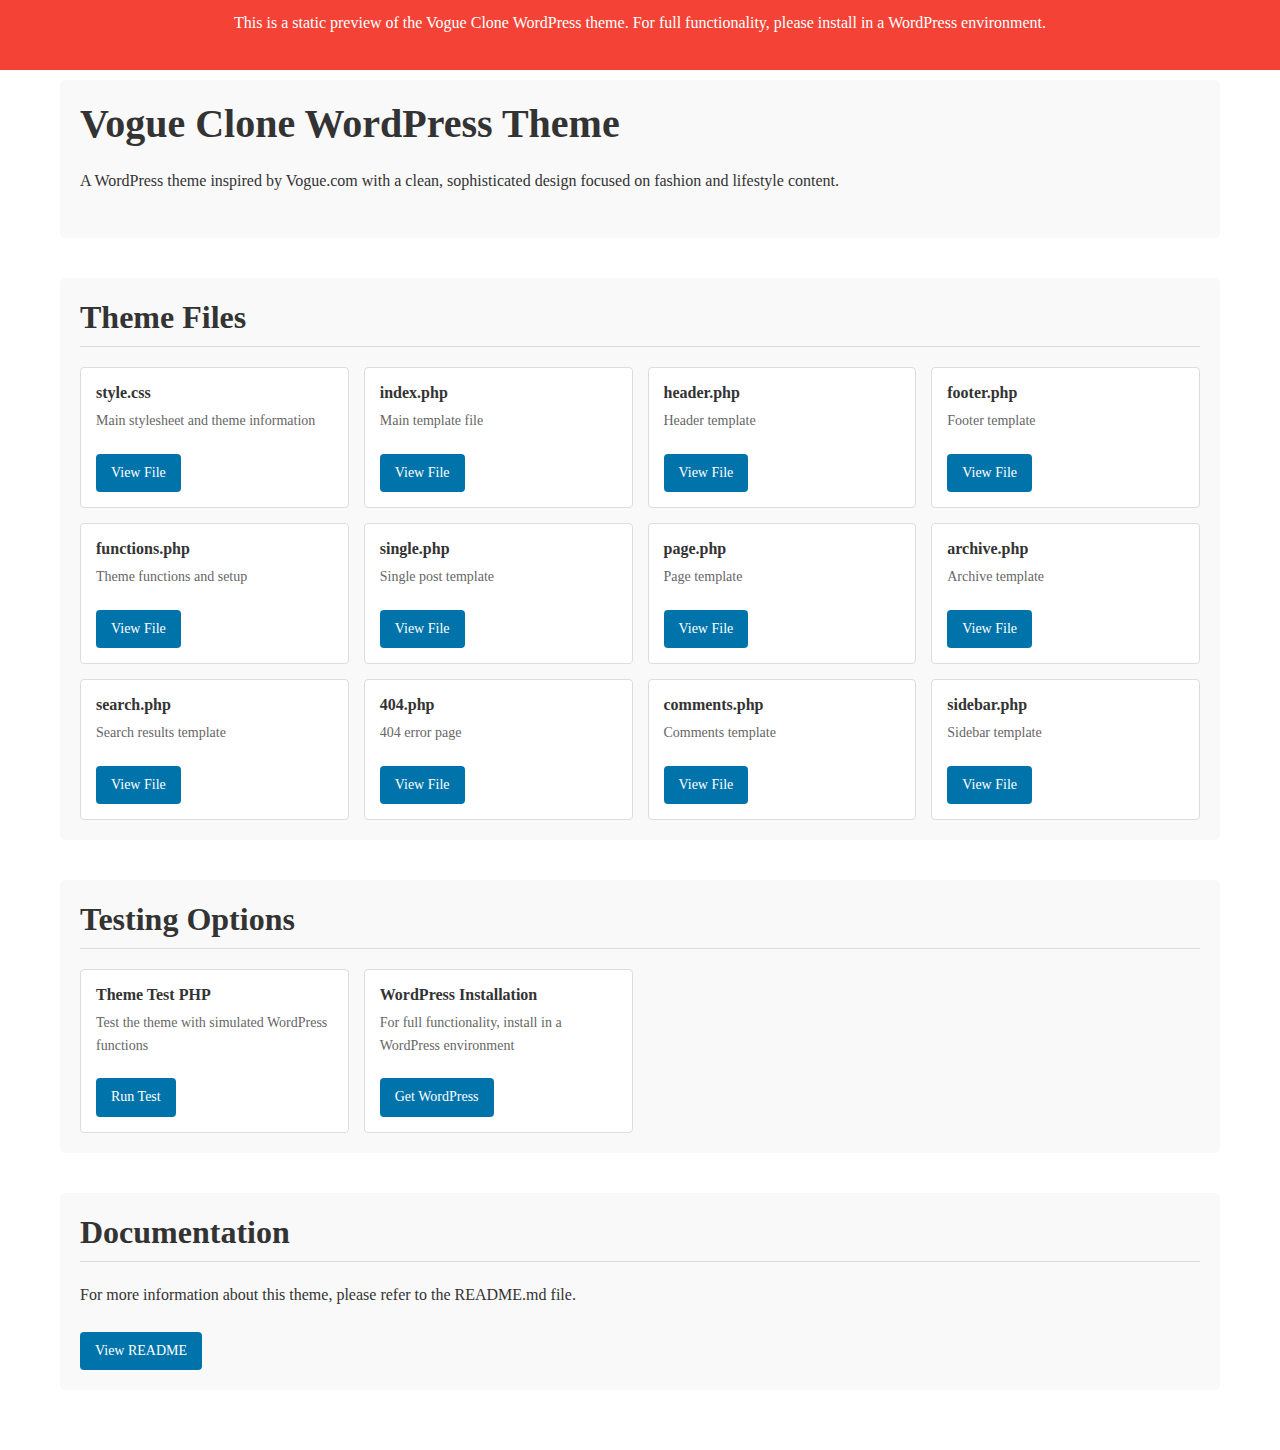
<file: theme-preview.html>
<!DOCTYPE html>
<html lang="en">
<head>
    <meta charset="UTF-8">
    <meta name="viewport" content="width=device-width, initial-scale=1.0">
    <title>Vogue Clone WordPress Theme Preview</title>
    <link rel="stylesheet" href="style.css">
    <style>
        /* Additional styles for preview only */
        .preview-notice {
            background-color: #f44336;
            color: white;
            text-align: center;
            padding: 10px;
            position: fixed;
            top: 0;
            left: 0;
            right: 0;
            z-index: 1000;
        }
        
        .preview-container {
            max-width: 1200px;
            margin: 60px auto 0;
            padding: 20px;
        }
        
        .preview-section {
            margin-bottom: 40px;
            padding: 20px;
            background-color: #f9f9f9;
            border-radius: 5px;
        }
        
        .preview-section h2 {
            border-bottom: 1px solid #ddd;
            padding-bottom: 10px;
            margin-bottom: 20px;
        }
        
        .preview-files {
            display: grid;
            grid-template-columns: repeat(auto-fill, minmax(250px, 1fr));
            gap: 15px;
        }
        
        .preview-file {
            background-color: #fff;
            border: 1px solid #ddd;
            padding: 15px;
            border-radius: 4px;
        }
        
        .preview-file h3 {
            margin-top: 0;
            font-size: 16px;
        }
        
        .preview-file p {
            font-size: 14px;
            color: #666;
        }
        
        .preview-button {
            display: inline-block;
            background-color: #0073aa;
            color: white;
            padding: 8px 15px;
            text-decoration: none;
            border-radius: 4px;
            font-size: 14px;
        }
        
        .preview-button:hover {
            background-color: #005177;
        }
    </style>
</head>
<body>
    <div class="preview-notice">
        <p>This is a static preview of the Vogue Clone WordPress theme. For full functionality, please install in a WordPress environment.</p>
    </div>
    
    <div class="preview-container">
        <header class="preview-section">
            <h1>Vogue Clone WordPress Theme</h1>
            <p>A WordPress theme inspired by Vogue.com with a clean, sophisticated design focused on fashion and lifestyle content.</p>
        </header>
        
        <section class="preview-section">
            <h2>Theme Files</h2>
            <div class="preview-files">
                <div class="preview-file">
                    <h3>style.css</h3>
                    <p>Main stylesheet and theme information</p>
                    <a href="style.css" class="preview-button" target="_blank">View File</a>
                </div>
                
                <div class="preview-file">
                    <h3>index.php</h3>
                    <p>Main template file</p>
                    <a href="index.php" class="preview-button" target="_blank">View File</a>
                </div>
                
                <div class="preview-file">
                    <h3>header.php</h3>
                    <p>Header template</p>
                    <a href="header.php" class="preview-button" target="_blank">View File</a>
                </div>
                
                <div class="preview-file">
                    <h3>footer.php</h3>
                    <p>Footer template</p>
                    <a href="footer.php" class="preview-button" target="_blank">View File</a>
                </div>
                
                <div class="preview-file">
                    <h3>functions.php</h3>
                    <p>Theme functions and setup</p>
                    <a href="functions.php" class="preview-button" target="_blank">View File</a>
                </div>
                
                <div class="preview-file">
                    <h3>single.php</h3>
                    <p>Single post template</p>
                    <a href="single.php" class="preview-button" target="_blank">View File</a>
                </div>
                
                <div class="preview-file">
                    <h3>page.php</h3>
                    <p>Page template</p>
                    <a href="page.php" class="preview-button" target="_blank">View File</a>
                </div>
                
                <div class="preview-file">
                    <h3>archive.php</h3>
                    <p>Archive template</p>
                    <a href="archive.php" class="preview-button" target="_blank">View File</a>
                </div>
                
                <div class="preview-file">
                    <h3>search.php</h3>
                    <p>Search results template</p>
                    <a href="search.php" class="preview-button" target="_blank">View File</a>
                </div>
                
                <div class="preview-file">
                    <h3>404.php</h3>
                    <p>404 error page</p>
                    <a href="404.php" class="preview-button" target="_blank">View File</a>
                </div>
                
                <div class="preview-file">
                    <h3>comments.php</h3>
                    <p>Comments template</p>
                    <a href="comments.php" class="preview-button" target="_blank">View File</a>
                </div>
                
                <div class="preview-file">
                    <h3>sidebar.php</h3>
                    <p>Sidebar template</p>
                    <a href="sidebar.php" class="preview-button" target="_blank">View File</a>
                </div>
            </div>
        </section>
        
        <section class="preview-section">
            <h2>Testing Options</h2>
            <div class="preview-files">
                <div class="preview-file">
                    <h3>Theme Test PHP</h3>
                    <p>Test the theme with simulated WordPress functions</p>
                    <a href="theme-test.php" class="preview-button" target="_blank">Run Test</a>
                </div>
                
                <div class="preview-file">
                    <h3>WordPress Installation</h3>
                    <p>For full functionality, install in a WordPress environment</p>
                    <a href="https://wordpress.org/download/" class="preview-button" target="_blank">Get WordPress</a>
                </div>
            </div>
        </section>
        
        <section class="preview-section">
            <h2>Documentation</h2>
            <p>For more information about this theme, please refer to the README.md file.</p>
            <a href="README.md" class="preview-button" target="_blank">View README</a>
        </section>
    </div>
</body>
</html>
</file>
<file: style.css>
/*
Theme Name: Vogue Clone
Theme URI: https://example.com/vogue-clone/
Author: AI Assistant
Author URI: https://example.com/
Description: A WordPress theme inspired by Vogue.com with a clean, sophisticated design focused on fashion and lifestyle content.
Version: 1.0
License: GNU General Public License v2 or later
License URI: http://www.gnu.org/licenses/gpl-2.0.html
Text Domain: vogue-clone
Tags: fashion, magazine, blog, elegant, responsive
*/

/* Reset and Base Styles */
* {
    margin: 0;
    padding: 0;
    box-sizing: border-box;
}

body {
    font-family: 'Libre Baskerville', Georgia, serif;
    font-size: 16px;
    line-height: 1.6;
    color: #333;
    background-color: #fff;
}

a {
    color: #000;
    text-decoration: none;
    transition: color 0.3s ease;
}

a:hover {
    color: #666;
}

img {
    max-width: 100%;
    height: auto;
    display: block;
}

.container {
    width: 100%;
    max-width: 1200px;
    margin: 0 auto;
    padding: 0 15px;
}

/* Typography */
h1, h2, h3, h4, h5, h6 {
    font-family: 'Libre Baskerville', Georgia, serif;
    font-weight: 700;
    line-height: 1.2;
    margin-bottom: 0.5em;
}

h1 {
    font-size: 2.5rem;
}

h2 {
    font-size: 2rem;
}

h3 {
    font-size: 1.75rem;
}

h4 {
    font-size: 1.5rem;
}

h5 {
    font-size: 1.25rem;
}

h6 {
    font-size: 1rem;
}

p {
    margin-bottom: 1.5em;
}

/* Header */
.site-header {
    position: sticky;
    top: 0;
    background-color: #fff;
    z-index: 1000;
    box-shadow: 0 2px 5px rgba(0,0,0,0.05);
}

/* Header Search and Menu Toggle */
.search-toggle,
.menu-toggle {
    background: transparent;
    border: none;
    cursor: pointer;
    padding: 5px;
    color: #000;
}

.search-toggle:hover,
.menu-toggle:hover {
    color: #666;
}

.menu-toggle {
    display: none;
}

.search-form-container {
    padding: 15px 0;
    border-bottom: 1px solid #f0f0f0;
}

/* Announcement Bar */
.announcement-bar {
    background-color: #fff;
    padding: 8px 0;
    border-bottom: 1px solid #f0f0f0;
    font-family: 'Montserrat', sans-serif;
    font-size: 0.75rem;
}

.announcement-bar-content {
    display: flex;
    justify-content: space-between;
    align-items: center;
}

.announcement-text {
    color: #333;
}

.subscribe-link {
    font-weight: 600;
    text-transform: uppercase;
    letter-spacing: 1px;
}

.header-inner {
    display: flex;
    justify-content: space-between;
    align-items: center;
    padding: 15px 0;
}

.site-branding {
    text-align: center;
    flex-grow: 1;
}

.vogue-logo {
    padding: 10px 0;
    display: flex;
    justify-content: center;
}

.site-title {
    font-size: 2.5rem;
    text-transform: uppercase;
    letter-spacing: 2px;
    margin: 0;
    font-family: 'Libre Baskerville', serif;
    font-weight: 700;
}

.site-title a {
    color: #000;
    text-decoration: none;
}

.site-logo {
    max-width: 150px;
    margin: 0 auto;
}

.site-description {
    font-size: 0.875rem;
    color: #666;
    font-style: italic;
}

/* Navigation */
.main-navigation {
    width: 100%;
    font-family: 'Montserrat', sans-serif;
    text-transform: uppercase;
    letter-spacing: 1px;
    font-size: 0.75rem;
    border-bottom: 1px solid #f0f0f0;
    border-top: 1px solid #f0f0f0;
}

.vogue-navigation {
    background-color: #fff;
}

.vogue-menu-container {
    width: 100%;
}

.main-navigation ul {
    display: flex;
    justify-content: center;
    list-style: none;
    padding: 12px 0;
    margin: 0;
}

.main-navigation li {
    margin: 0 12px;
}

.main-navigation a {
    color: #000;
    font-weight: 500;
}

.main-navigation a:hover {
    color: #666;
}

/* Featured Posts Section */
.featured-posts {
    margin: 40px 0;
    display: grid;
    grid-template-columns: 2fr 1fr;
    grid-gap: 20px;
}

.featured-main {
    grid-column: 1;
    grid-row: 1 / span 2;
}

.featured-secondary {
    display: flex;
    flex-direction: column;
}

.featured-image img {
    width: 100%;
    height: auto;
    object-fit: cover;
}

.featured-content {
    padding: 15px 0;
}

.featured-main .entry-title {
    font-size: 2rem;
}

.featured-secondary .entry-title {
    font-size: 1.25rem;
}

/* Latest Posts Grid */
.latest-posts {
    margin: 40px 0;
}

.section-title {
    text-align: center;
    margin-bottom: 30px;
    font-size: 1.75rem;
    position: relative;
}

.section-title:after {
    content: '';
    display: block;
    width: 50px;
    height: 2px;
    background-color: #000;
    margin: 15px auto 0;
}

.posts-grid {
    display: grid;
    grid-template-columns: repeat(3, 1fr);
    grid-gap: 30px;
}

.grid-item {
    margin-bottom: 30px;
}

.post-thumbnail img {
    width: 100%;
    height: 250px;
    object-fit: cover;
}

.post-content {
    padding: 15px 0;
}

.entry-meta {
    font-size: 0.875rem;
    color: #666;
    margin-bottom: 10px;
}

.entry-summary {
    font-size: 0.9375rem;
    line-height: 1.5;
}

/* Sidebar */
.widget-area {
    padding: 40px 0;
}

.widget {
    margin-bottom: 40px;
}

.widget-title {
    font-size: 1.25rem;
    margin-bottom: 20px;
    padding-bottom: 10px;
    border-bottom: 1px solid #f0f0f0;
}

/* Footer */
.site-footer {
    background-color: #f9f9f9;
    padding: 60px 0 30px;
    margin-top: 60px;
}

.footer-widgets {
    display: grid;
    grid-template-columns: repeat(4, 1fr);
    grid-gap: 30px;
    margin-bottom: 40px;
}

.site-info {
    text-align: center;
    font-size: 0.875rem;
    color: #666;
    padding-top: 20px;
    border-top: 1px solid #eee;
}

/* Responsive Styles */
@media (max-width: 1024px) {
    .posts-grid {
        grid-template-columns: repeat(2, 1fr);
    }
    
    .footer-widgets {
        grid-template-columns: repeat(2, 1fr);
    }
    
    /* Header responsive styles */
    .site-title {
        font-size: 2rem;
    }
    
    .main-navigation ul {
        flex-wrap: wrap;
    }
    
    .main-navigation li {
        margin: 5px 10px;
    }
}

@media (max-width: 768px) {
    .featured-posts {
        grid-template-columns: 1fr;
    }
    
    .featured-main {
        grid-column: auto;
        grid-row: auto;
    }
    
    .posts-grid {
        grid-template-columns: 1fr;
    }
    
    .footer-widgets {
        grid-template-columns: 1fr;
    }
    
    /* Header responsive styles */
    .announcement-bar-content {
        flex-direction: column;
        text-align: center;
        gap: 5px;
    }
    
    .header-inner {
        padding: 10px 0;
    }
    
    .site-title {
        font-size: 1.8rem;
    }
    
    .main-navigation ul {
        flex-direction: column;
        align-items: center;
    }
    
    .main-navigation li {
        margin: 5px 0;
    }
}

@media (max-width: 480px) {
    .site-title {
        font-size: 1.5rem;
    }
    
    .site-description {
        font-size: 0.75rem;
    }
}
</file>
